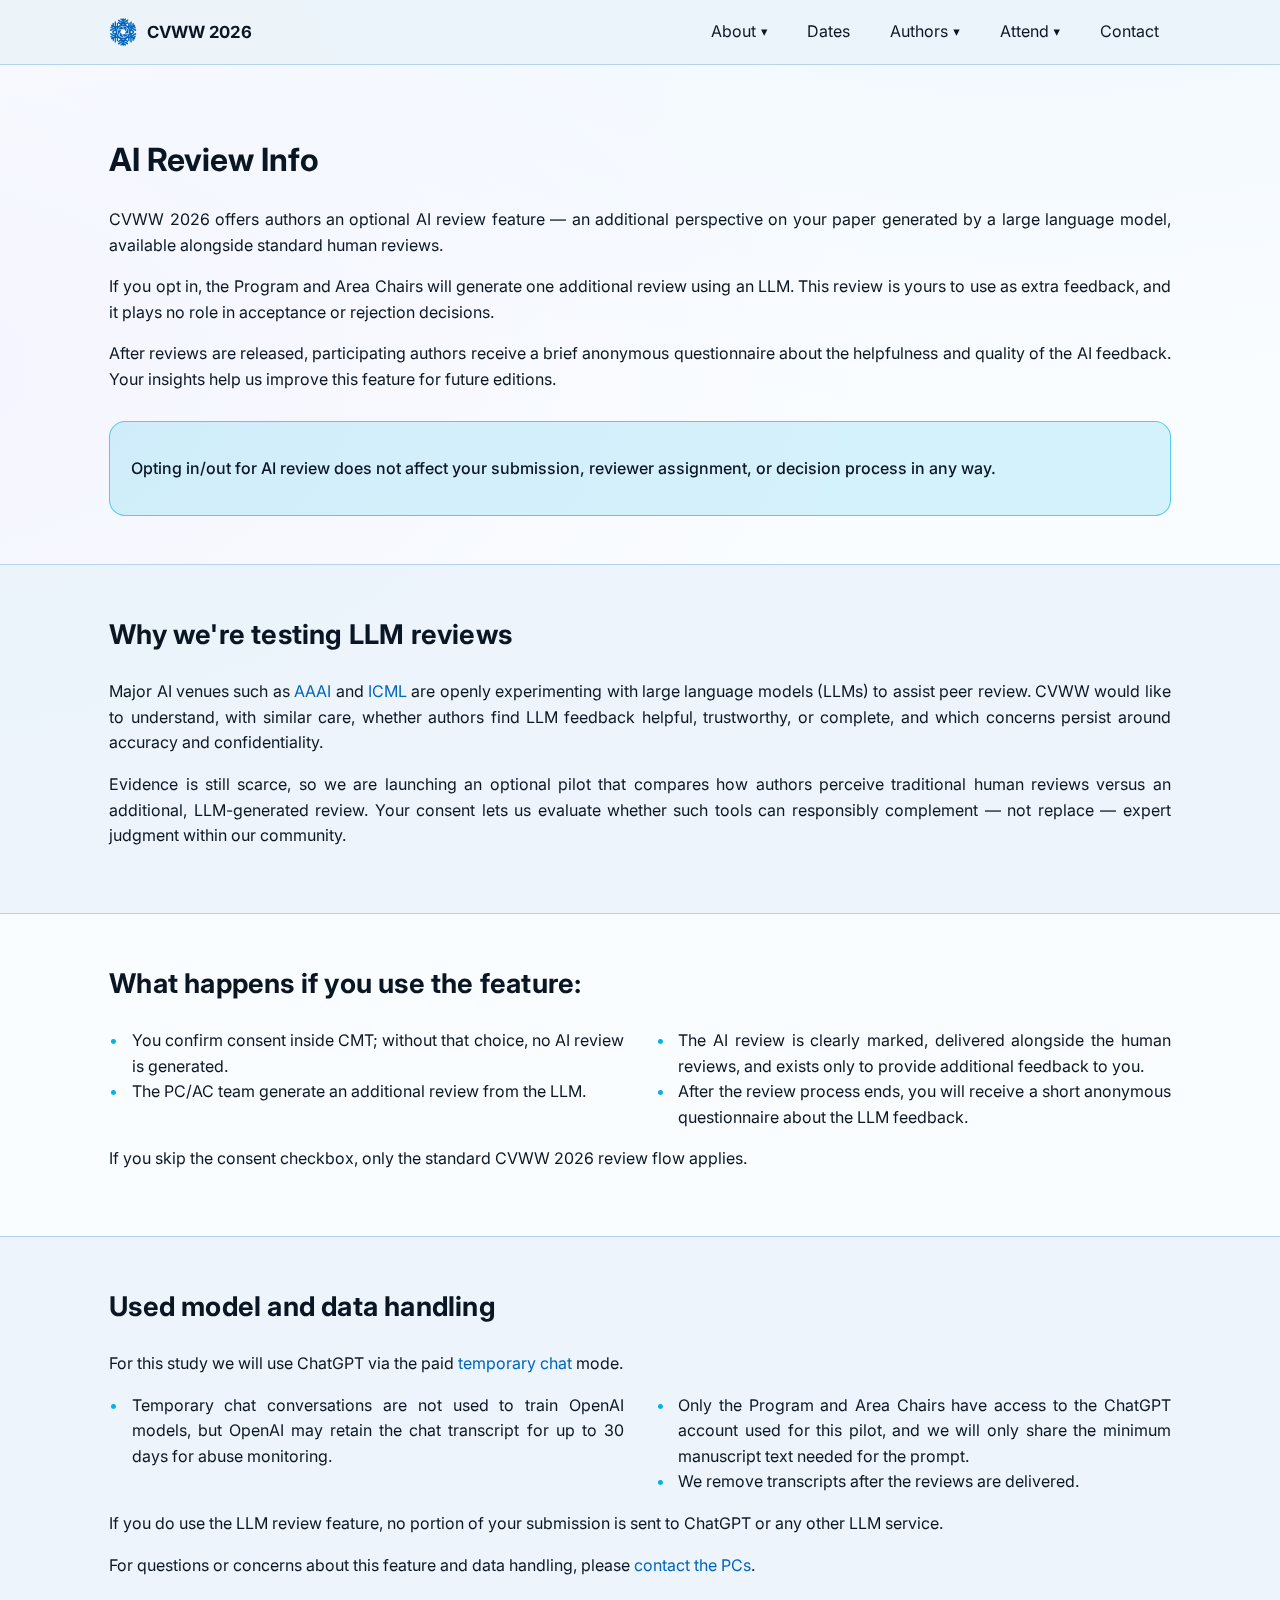
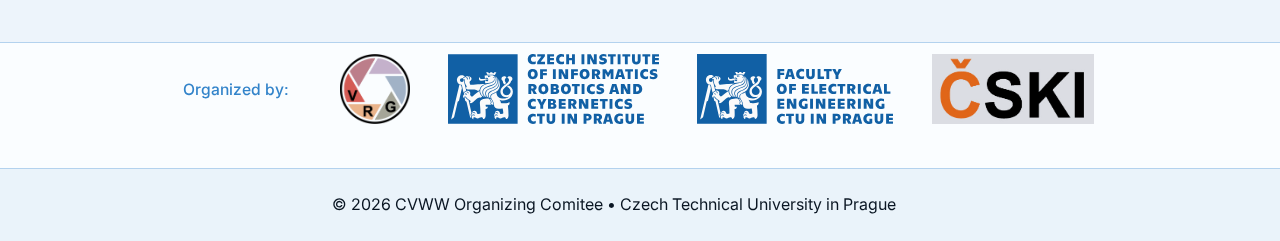
<file: ai-review.html>
<!doctype html>
<html lang="en">
  <head>
    <meta charset="utf-8" />
    <meta name="viewport" content="width=device-width, initial-scale=1" />
    <title>CVWW 2026 — AI Review Info</title>
    <meta name="description" content="Learn about the CVWW 2026 experimental AI-assisted review pilot, consent process, confidentiality, and dissemination plans." />
    <link rel="icon" type="image/svg+xml" href="./assets/logos/cvww25-snowflake.svg" />
    <meta property="og:title" content="CVWW 2026 — AI Review Info" />
    <meta property="og:description" content="Explore the CVWW 2026 AI review experiment, how consent works, and how we handle data and feedback." />
    <meta property="og:type" content="website" />
    <meta property="og:url" content="https://www.cmp.felk.cvut.cz/cvww2026/ai-review.html" />
    <meta name="theme-color" content="#0F172A" />
    <link rel="preconnect" href="https://fonts.googleapis.com" />
    <link rel="preconnect" href="https://fonts.gstatic.com" crossorigin />
    <link href="https://fonts.googleapis.com/css2?family=Inter:wght@300;400;500;600;700&display=swap" rel="stylesheet" />
    <link rel="stylesheet" href="./assets/css/styles.css" />
  </head>
  <body>
    <a class="skip-link" href="#main">Skip to content</a>

    <header class="site-header" id="top">
      <div class="container header-inner">
        <a class="brand" href="index.html" aria-label="CVWW 2026 home">
          <img src="./assets/logos/cvww25-snowflake.svg" class="brand-mark" alt="" width="28" height="28" decoding="async" fetchpriority="high" />
          <span class="brand-text">CVWW 2026</span>
        </a>

        <button class="nav-toggle" aria-label="Toggle navigation" aria-expanded="false" aria-controls="site-nav">
          <span class="nav-toggle-bar"></span>
          <span class="nav-toggle-bar"></span>
          <span class="nav-toggle-bar"></span>
        </button>

        <nav id="site-nav" class="site-nav" aria-label="Primary">
          <ul>
            <li class="has-dropdown">
              <a href="#" role="button" aria-haspopup="true" aria-expanded="false">About</a>
              <ul class="dropdown-menu">
                <li><a href="index.html#about">About CVWW</a></li>
                <li><a href="index.html#venue">Venue</a></li>
                <li><a href="people.html">People</a></li>
                <li><a href="previous-editions.html">Previous Editions</a></li>
              </ul>
            </li>
            
            <li><a href="index.html#dates">Dates</a></li>
            
            <li class="has-dropdown">
              <a href="#" role="button" aria-haspopup="true" aria-expanded="false">Authors</a>
              <ul class="dropdown-menu">
                <li><a href="index.html#cfp">Call for Papers</a></li>
                <li><a href="submission-guidelines.html">Submission Guidelines</a></li>
              </ul>
            </li>

            <li class="has-dropdown">
              <a href="#" role="button" aria-haspopup="true" aria-expanded="false">Attend</a>
              <ul class="dropdown-menu">
                <li><a href="programme.html">Programme</a></li>
                <li><a href="keynote.html">Keynote</a></li>
                <li><a href="registration.html">Registration</a></li>
                <li><a href="index.html#venue">Venue</a></li>
              </ul>
            </li>
            
            <li><a href="index.html#contact">Contact</a></li>
          </ul>
        </nav>
      </div>
    </header>

     <main id="main">
      <!-- <section class="hero">
        <div class="container hero-inner">
          <div class="hero-copy">
            <h1>AI Review Info</h1>
            </div>
        </div>
    </section> -->

    <section id="ai-review-basics" class="section">
        <div class="container">
          <h1>AI Review Info</h1>
          <p>CVWW 2026 offers authors an optional AI review feature — an additional perspective on your paper generated by a large language model, available alongside standard human reviews.</p>
          <p>If you opt in, the Program and Area Chairs will generate one additional review using an LLM. This review is yours to use as extra feedback, and it plays no role in acceptance or rejection decisions.</p>
          <p>After reviews are released, participating authors receive a brief anonymous questionnaire about the helpfulness and quality of the AI feedback. Your insights help us improve this feature for future editions.</p>
          <div class="policy-callout">
              <p>Opting in/out for AI review does not affect your submission, reviewer assignment, or decision process in any way.</p>
          </div>
        </div>
    </section>

    <section id="ai-review-motivation" class="section alt">
        <div class="container">
          <h2>Why we're testing LLM reviews</h2>
          <p>Major AI venues such as <a class="link" href="https://aaai.org/aaai-launches-ai-powered-peer-review-assessment-system/" target="_blank" rel="noopener noreferrer">AAAI</a> and <a class="link" href="https://icml.cc/Conferences/2026/Intro-LLM-Policy" target="_blank" rel="noopener noreferrer">ICML</a> are openly experimenting with large language models (LLMs) to assist peer review.
            CVWW would like to understand, with similar care, whether authors find LLM feedback helpful, trustworthy, or complete, and which concerns persist around accuracy and confidentiality.</p>
          <p>Evidence is still scarce, so we are launching an optional pilot that compares how authors perceive traditional human reviews versus an additional, LLM-generated review.
            Your consent lets us evaluate whether such tools can responsibly complement — not replace — expert judgment within our community.</p>
        </div>
    </section>


      <section id="ai-review-how-to" class="section">
        <div class="container">
          <h2>What happens if you use the feature:</h2>
          <ul class="bullets">
            <li>You confirm consent inside CMT; without that choice, no AI review is generated.</li>
            <li>The PC/AC team generate an additional review from the LLM.</li>
            <li>The AI review is clearly marked, delivered alongside the human reviews, and exists only to provide additional feedback to you.</li>
            <li>After the review process ends, you will receive a short anonymous questionnaire about the LLM feedback.</li>
          </ul>
          <p>If you skip the consent checkbox, only the standard CVWW 2026 review flow applies.</p>
        </div>
      </section>

      <!-- <section id="questionnaire" class="section">
        <div class="container">
          <h2>Questionnaire and reporting</h2>
          <p>The questionnaire focuses on usefulness, accuracy, trustworthiness, and completeness of the LLM-generated review compared with the human reviews. It takes only a few minutes to complete and does not collect identifying information.</p>
          <p>We will summarize the anonymized findings in a brief public write-up and a closing presentation at CVWW so the community can see whether AI-generated feedback feels valuable, where it fails, and how we might proceed in future editions.</p>
        </div>
      </section> -->

      <section id="ai-review-model" class="section alt">
        <div class="container">
          <h2>Used model and data handling</h2>
          <p>For this study we will use ChatGPT via the paid <a class="link" href="https://help.openai.com/en/articles/8914046-temporary-chat-faq" target="_blank" rel="noopener noreferrer">temporary chat</a> mode.</p>
          <ul class="bullets">
            <li>Temporary chat conversations are not used to train OpenAI models, but OpenAI may retain the chat transcript for up to 30 days for abuse monitoring.</li>
            <li>Only the Program and Area Chairs have access to the ChatGPT account used for this pilot, and we will only share the minimum manuscript text needed for the prompt.</li>
            <li>We remove transcripts after the reviews are delivered.</li>
          </ul>
          <p>If you do use the LLM review feature, no portion of your submission is sent to ChatGPT or any other LLM service.</p>

          <p>For questions or concerns about this feature and data handling, please <a class="link" href="mailto:chum@fel.cvut.cz">contact the PCs</a>.</p>

        </div>
      </section>

    </main>

    <div class="org-bar">
      <span class="org-label">Organized by:</span>
      <a href="https://vrg.fel.cvut.cz" target="_blank" rel="noopener">
        <img src="assets/logos/vrg_logo.png" alt="Visual Recognition Group (VRG)" />
      </a>
      <a href="https://www.ciirc.cvut.cz/" target="_blank" rel="noopener">
        <img src="assets/logos/czech_institute_of_informatics_robotics_and_cybernetics_crop.svg" alt="CIIRC" />
      </a>
      <a href="https://www.fel.cvut.cz/en" target="_blank" rel="noopener">
        <img src="assets/logos/logo_fee_en_crop.svg" alt="FEE CTU" />
      </a>
      <a href="https://www.cski.cz/" target="_blank" rel="noopener">
        <img src="assets/logos/cski.jpg" alt="CSKI" />
      </a>
    </div>

    <footer class="site-footer">
      <div class="container footer-inner">
        <p>© <span id="year"></span> CVWW Organizing Comitee • Czech Technical University in Prague</p>
        <a href="#top" class="back-to-top" aria-label="Back to top">↑</a>
      </div>
    </footer>

    <script src="./assets/js/main.js"></script>
  </body>
</html>
</file>
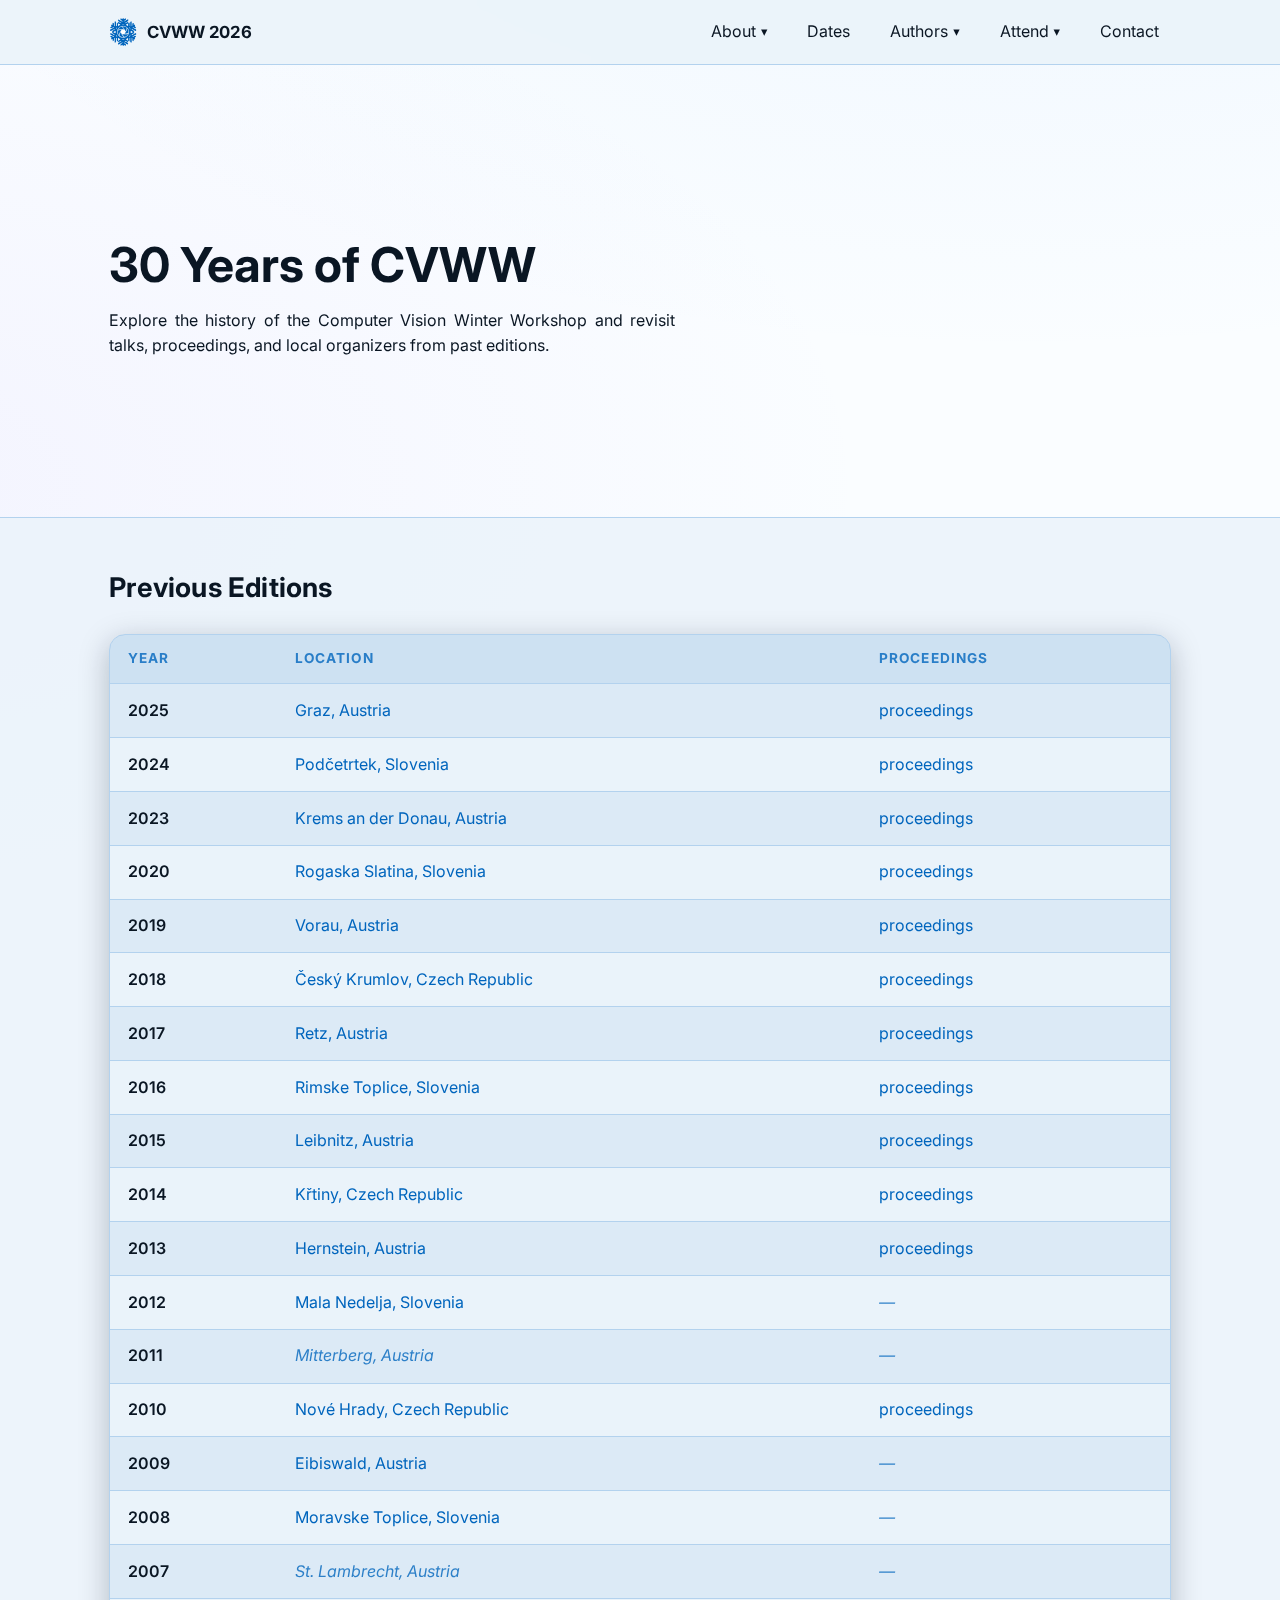
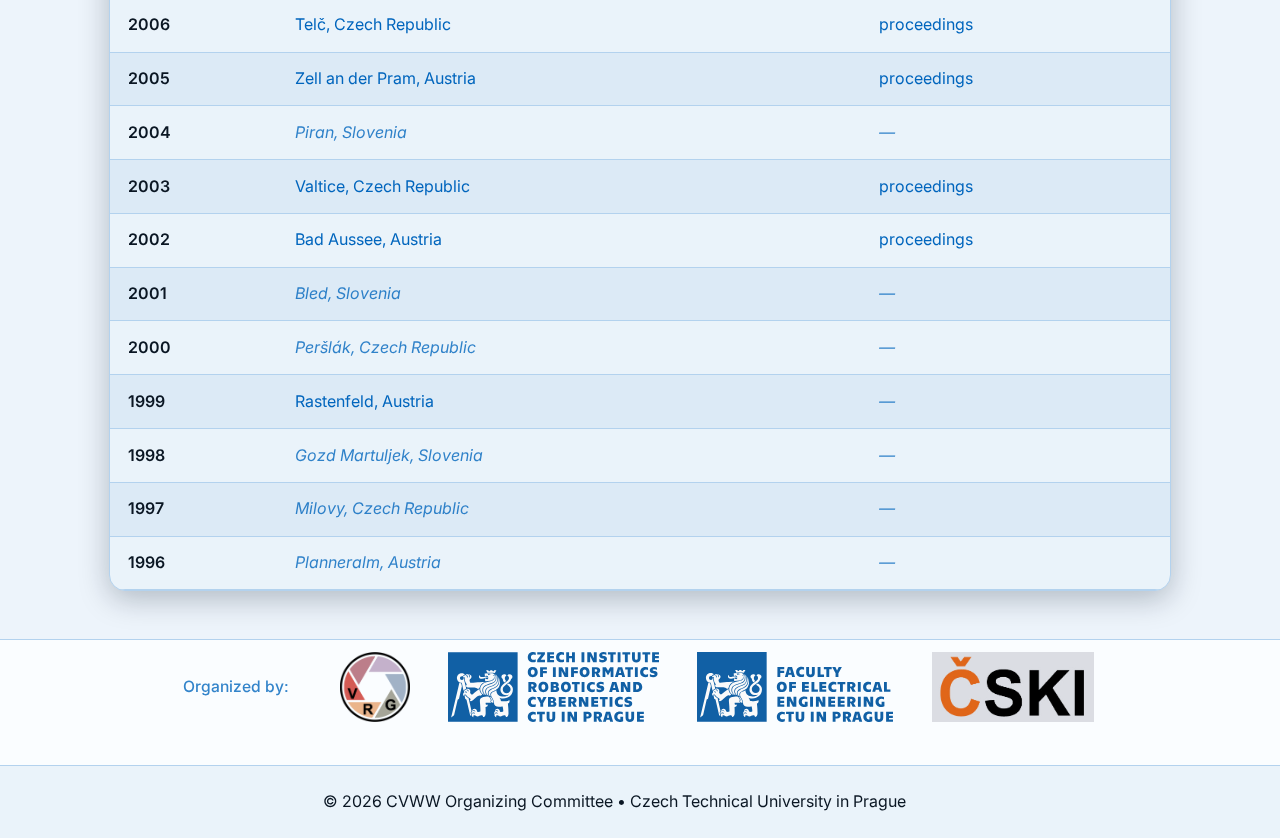
<file: previous-editions.html>
<!doctype html>
<html lang="en">
  <head>
    <meta charset="utf-8" />
    <meta name="viewport" content="width=device-width, initial-scale=1" />
    <title>CVWW — Previous Editions Archive</title>
    <meta name="description" content="Archive of previous Computer Vision Winter Workshop (CVWW) editions." />
    <link rel="icon" type="image/svg+xml" href="./assets/logos/cvww25-snowflake.svg" />
    <meta property="og:title" content="CVWW — Previous Editions Archive" />
    <meta property="og:description" content="Browse the archive of previous Computer Vision Winter Workshop events." />
    <meta property="og:type" content="website" />
    <meta property="og:url" content="https://www.cmp.felk.cvut.cz/cvww2026/previous-editions.html" />
    <meta name="theme-color" content="#0F172A" />
    <link rel="preconnect" href="https://fonts.googleapis.com" />
    <link rel="preconnect" href="https://fonts.gstatic.com" crossorigin />
    <link href="https://fonts.googleapis.com/css2?family=Inter:wght@300;400;500;600;700&display=swap" rel="stylesheet" />
    <link rel="stylesheet" href="./assets/css/styles.css" />
  </head>
  <body>
    <a class="skip-link" href="#main">Skip to content</a>

    <header class="site-header" id="top">
      <div class="container header-inner">
        <a class="brand" href="index.html" aria-label="CVWW 2026 home">
          <img src="./assets/logos/cvww25-snowflake.svg" class="brand-mark" alt="" width="28" height="28" decoding="async" fetchpriority="high" />
          <span class="brand-text">CVWW 2026</span>
        </a>

        <button class="nav-toggle" aria-label="Toggle navigation" aria-expanded="false" aria-controls="site-nav">
          <span class="nav-toggle-bar"></span>
          <span class="nav-toggle-bar"></span>
          <span class="nav-toggle-bar"></span>
        </button>

        <nav id="site-nav" class="site-nav" aria-label="Primary">
          <ul>
            <li class="has-dropdown">
              <a href="#" role="button" aria-haspopup="true" aria-expanded="false">About</a>
              <ul class="dropdown-menu">
                <li><a href="index.html#about">About CVWW</a></li>
                <li><a href="index.html#venue">Venue</a></li>
                <li><a href="people.html">People</a></li>
                <li><a href="previous-editions.html">Previous Editions</a></li>
              </ul>
            </li>
            
            <li><a href="index.html#dates">Dates</a></li>
            
            <li class="has-dropdown">
              <a href="#" role="button" aria-haspopup="true" aria-expanded="false">Authors</a>
              <ul class="dropdown-menu">
                <li><a href="index.html#cfp">Call for Papers</a></li>
                <li><a href="submission-guidelines.html">Submission Guidelines</a></li>
              </ul>
            </li>

            <li class="has-dropdown">
              <a href="#" role="button" aria-haspopup="true" aria-expanded="false">Attend</a>
              <ul class="dropdown-menu">
                <li><a href="programme.html">Programme</a></li>
                <li><a href="keynote.html">Keynote</a></li>
                <li><a href="registration.html">Registration</a></li>
                <li><a href="index.html#venue">Venue</a></li>
              </ul>
            </li>
            
            <li><a href="index.html#contact">Contact</a></li>
          </ul>
        </nav>
      </div>
    </header>

    <main id="main">
      <section class="hero">
        <div class="container hero-inner">
          <div class="hero-copy">
            <h1>30 Years of CVWW</h1>
            <!-- <p class="meta"> -->
              <!-- <span class="badge">Archive 1996&nbsp;–&nbsp;2025</span> -->
              <!-- <span class="badge">Computer Vision Winter Workshop</span> -->
            <!-- </p> -->
            <p>Explore the history of the Computer Vision Winter Workshop and revisit talks, proceedings, and local organizers from past editions.</p>
          </div>
        </div>
      </section>

      <section id="archive" class="section alt">
        <div class="container">
          <h2>Previous Editions</h2>
          <!-- <p>If you spot an outdated or missing link, please let the organizing committee know.</p> -->

          <div class="archive-table-wrapper">
            <table class="archive-table">
              <caption class="sr-only">Archive of Computer Vision Winter Workshop editions with locations and proceedings links.</caption>
              <thead>
                <tr>
                  <th scope="col">Year</th>
                  <th scope="col">Location</th>
                  <th scope="col">Proceedings</th>
                </tr>
              </thead>
              <tbody>
                <tr>
                  <td class="year" data-label="Year">2025</td>
                  <td class="location" data-label="Location"><a class="link" href="https://www.tugraz.at/events/cvww2025/home" target="_blank" rel="noopener">Graz, Austria</a></td>
                  <td class="proceedings" data-label="Proceedings"><a class="link" href="https://www.tugraz.at/events/cvww2025/proceedings" target="_blank" rel="noopener">proceedings</a></td>
                </tr>
                <tr>
                  <td class="year" data-label="Year">2024</td>
                  <td class="location" data-label="Location"><a class="link" href="https://cvww2024.sdrv.si/" target="_blank" rel="noopener">Podčetrtek, Slovenia</a></td>
                  <td class="proceedings" data-label="Proceedings"><a class="link" href="https://cvww2024.sdrv.si/proceedings/" target="_blank" rel="noopener">proceedings</a></td>
                </tr>
                <tr>
                  <td class="year" data-label="Year">2023</td>
                  <td class="location" data-label="Location"><a class="link" href="https://cvww.cvl.tuwien.ac.at/" target="_blank" rel="noopener">Krems an der Donau, Austria</a></td>
                  <td class="proceedings" data-label="Proceedings"><a class="link" href="http://ceur-ws.org/Vol-3349" target="_blank" rel="noopener">proceedings</a></td>
                </tr>
                <tr>
                  <td class="year" data-label="Year">2020</td>
                  <td class="location" data-label="Location"><a class="link" href="https://cvww2020.vicos.si/" target="_blank" rel="noopener">Rogaska Slatina, Slovenia</a></td>
                  <td class="proceedings" data-label="Proceedings"><a class="link" href="http://data.vicos.si/cvww20/CVWW20-proceedings.pdf" target="_blank" rel="noopener">proceedings</a></td>
                </tr>
                <tr>
                  <td class="year" data-label="Year">2019</td>
                  <td class="location" data-label="Location"><a class="link" href="https://www.tugraz.at/events/cvww-2019/home" target="_blank" rel="noopener">Vorau, Austria</a></td>
                  <td class="proceedings" data-label="Proceedings"><a class="link" href="http://dx.doi.org/10.3217/978-3-85125-652-9" target="_blank" rel="noopener">proceedings</a></td>
                </tr>
                <tr>
                  <td class="year" data-label="Year">2018</td>
                  <td class="location" data-label="Location"><a class="link" href="http://cmp.felk.cvut.cz/cvww2018/" target="_blank" rel="noopener">Český Krumlov, Czech Republic</a></td>
                  <td class="proceedings" data-label="Proceedings"><a class="link" href="https://cmp.felk.cvut.cz/cvww2018/program.html" target="_blank" rel="noopener">proceedings</a></td>
                </tr>
                <tr>
                  <td class="year" data-label="Year">2017</td>
                  <td class="location" data-label="Location"><a class="link" href="https://cvww2017.prip.tuwien.ac.at/index.html" target="_blank" rel="noopener">Retz, Austria</a></td>
                  <td class="proceedings" data-label="Proceedings"><a class="link" href="https://cvww2017.prip.tuwien.ac.at/proceedings.html" target="_blank" rel="noopener">proceedings</a></td>
                </tr>
                <tr>
                  <td class="year" data-label="Year">2016</td>
                  <td class="location" data-label="Location"><a class="link" href="http://cvww2016.vicos.si/" target="_blank" rel="noopener">Rimske Toplice, Slovenia</a></td>
                  <td class="proceedings" data-label="Proceedings"><a class="link" href="https://vision.fe.uni-lj.si/cvww2016/proceedings/" target="_blank" rel="noopener">proceedings</a></td>
                </tr>
                <tr>
                  <td class="year" data-label="Year">2015</td>
                  <td class="location" data-label="Location"><a class="link" href="https://www.tugraz-verlag.at/en/gesamtverzeichnis/informatik-und-biomedizinische-technik/proceedings-of-the-20th-computer-vision-winter-workshop-ebook/" target="_blank" rel="noopener">Leibnitz, Austria</a></td>
                  <td class="proceedings" data-label="Proceedings"><a class="link" href="http://dx.doi.org/10.3217/978-3-85125-388-7" target="_blank" rel="noopener">proceedings</a></td>
                </tr>
                <tr>
                  <td class="year" data-label="Year">2014</td>
                  <td class="location" data-label="Location"><a class="link" href="http://cmp.felk.cvut.cz/cvww2014/" target="_blank" rel="noopener">Křtiny, Czech Republic</a></td>
                  <td class="proceedings" data-label="Proceedings"><a class="link" href="https://cmp.felk.cvut.cz/cvww2014/cvww14_proceedings.pdf" target="_blank" rel="noopener">proceedings</a></td>
                </tr>
                <tr>
                  <td class="year" data-label="Year">2013</td>
                  <td class="location" data-label="Location"><a class="link" href="http://cvww2013.prip.tuwien.ac.at/" target="_blank" rel="noopener">Hernstein, Austria</a></td>
                  <td class="proceedings" data-label="Proceedings"><a class="link" href="https://cvww2013.prip.tuwien.ac.at/CVWW2013TechnicalReport.pdf" target="_blank" rel="noopener">proceedings</a></td>
                </tr>
                <tr>
                  <td class="year" data-label="Year">2012</td>
                  <td class="location" data-label="Location"><a class="link" href="http://cvww2012.vicos.si/" target="_blank" rel="noopener">Mala Nedelja, Slovenia</a></td>
                  <td class="proceedings" data-label="Proceedings"><span class="no-link">—</span></td>
                </tr>
                <tr>
                  <td class="year" data-label="Year">2011</td>
                  <td class="location" data-label="Location"><span class="no-link">Mitterberg, Austria</span></td>
                  <td class="proceedings" data-label="Proceedings"><span class="no-link">—</span></td>
                </tr>
                <tr>
                  <td class="year" data-label="Year">2010</td>
                  <td class="location" data-label="Location"><a class="link" href="http://cmp.felk.cvut.cz/cvww2010/" target="_blank" rel="noopener">Nové Hrady, Czech Republic</a></td>
                  <td class="proceedings" data-label="Proceedings"><a class="link" href="https://cmp.felk.cvut.cz/cvww2010/cvww2010-proceedings.pdf" target="_blank" rel="noopener">proceedings</a></td>
                </tr>
                <tr>
                  <td class="year" data-label="Year">2009</td>
                  <td class="location" data-label="Location"><a class="link" href="http://www.prip.tuwien.ac.at/legacy/oldwww.prip.tuwien.ac.at/events/conferences/cvww09/data/cvww09-kit.zip/view/index.html" target="_blank" rel="noopener">Eibiswald, Austria</a></td>
                  <td class="proceedings" data-label="Proceedings"><span class="no-link">—</span></td>
                </tr>
                <tr>
                  <td class="year" data-label="Year">2008</td>
                  <td class="location" data-label="Location"><a class="link" href="http://vision.fe.uni-lj.si/cvww08/index.html" target="_blank" rel="noopener">Moravske Toplice, Slovenia</a></td>
                  <td class="proceedings" data-label="Proceedings"><span class="no-link">—</span></td>
                </tr>
                <tr>
                  <td class="year" data-label="Year">2007</td>
                  <td class="location" data-label="Location"><span class="no-link">St. Lambrecht, Austria</span></td>
                  <td class="proceedings" data-label="Proceedings"><span class="no-link">—</span></td>
                </tr>
                <tr>
                  <td class="year" data-label="Year">2006</td>
                  <td class="location" data-label="Location"><a class="link" href="http://cmp.felk.cvut.cz/cvww2006/" target="_blank" rel="noopener">Telč, Czech Republic</a></td>
                  <td class="proceedings" data-label="Proceedings"><a class="link" href="https://cmp.felk.cvut.cz/cvww2006/cvww2006.pdf" target="_blank" rel="noopener">proceedings</a></td>
                </tr>
                <tr>
                  <td class="year" data-label="Year">2005</td>
                  <td class="location" data-label="Location"><a class="link" href="https://www.prip.tuwien.ac.at/cvww05/index.php" target="_blank" rel="noopener">Zell an der Pram, Austria</a></td>
                  <td class="proceedings" data-label="Proceedings"><a class="link" href="https://www.prip.tuwien.ac.at/cvww05/index.php" target="_blank" rel="noopener">proceedings</a></td>
                </tr>
                <tr>
                  <td class="year" data-label="Year">2004</td>
                  <td class="location" data-label="Location"><span class="no-link">Piran, Slovenia</span></td>
                  <td class="proceedings" data-label="Proceedings"><span class="no-link">—</span></td>
                </tr>
                <tr>
                  <td class="year" data-label="Year">2003</td>
                  <td class="location" data-label="Location"><a class="link" href="https://www.yumpu.com/en/document/read/18042261/proceedings-of-the-computer-vision-winter-workshop-2003" target="_blank" rel="noopener">Valtice, Czech Republic</a></td>
                  <td class="proceedings" data-label="Proceedings"><a class="link" href="https://www.yumpu.com/en/document/read/18042261/proceedings-of-the-computer-vision-winter-workshop-2003" target="_blank" rel="noopener">proceedings</a></td>
                </tr>
                <tr>
                  <td class="year" data-label="Year">2002</td>
                  <td class="location" data-label="Location"><a class="link" href="https://www.prip.tuwien.ac.at/legacy/oldwww.prip.tuwien.ac.at/cvww02/index/index.html" target="_blank" rel="noopener">Bad Aussee, Austria</a></td>
                  <td class="proceedings" data-label="Proceedings"><a class="link" href="https://www.prip.tuwien.ac.at/legacy/www.prip.tuwien.ac.at/cvww02/cvww_proceedings/index.pdf" target="_blank" rel="noopener">proceedings</a></td>
                </tr>
                <tr>
                  <td class="year" data-label="Year">2001</td>
                  <td class="location" data-label="Location"><span class="no-link">Bled, Slovenia</span></td>
                  <td class="proceedings" data-label="Proceedings"><span class="no-link">—</span></td>
                </tr>
                <tr>
                  <td class="year" data-label="Year">2000</td>
                  <td class="location" data-label="Location"><span class="no-link">Peršlák, Czech Republic</span></td>
                  <td class="proceedings" data-label="Proceedings"><span class="no-link">—</span></td>
                </tr>
                <tr>
                  <td class="year" data-label="Year">1999</td>
                  <td class="location" data-label="Location"><a class="link" href="https://www.prip.tuwien.ac.at/legacy/oldwww.prip.tuwien.ac.at/cvww99/index/index.html" target="_blank" rel="noopener">Rastenfeld, Austria</a></td>
                  <td class="proceedings" data-label="Proceedings"><span class="no-link">—</span></td>
                </tr>
                <tr>
                  <td class="year" data-label="Year">1998</td>
                  <td class="location" data-label="Location"><span class="no-link">Gozd Martuljek, Slovenia</span></td>
                  <td class="proceedings" data-label="Proceedings"><span class="no-link">—</span></td>
                </tr>
                <tr>
                  <td class="year" data-label="Year">1997</td>
                  <td class="location" data-label="Location"><span class="no-link">Milovy, Czech Republic</span></td>
                  <td class="proceedings" data-label="Proceedings"><span class="no-link">—</span></td>
                </tr>
                <tr>
                  <td class="year" data-label="Year">1996</td>
                  <td class="location" data-label="Location"><span class="no-link">Planneralm, Austria</span></td>
                  <td class="proceedings" data-label="Proceedings"><span class="no-link">—</span></td>
                </tr>
              </tbody>
            </table>
          </div>
        </div>
      </section>
    </main>

    <div class="org-bar">
      <span class="org-label">Organized by:</span>
      <a href="https://vrg.fel.cvut.cz" target="_blank" rel="noopener">
        <img src="assets/logos/vrg_logo.png" alt="Visual Recognition Group (VRG)" />
      </a>
      <!-- <a href="https://www.cvut.cz/en" target="_blank" rel="noopener">
        <img src="assets/logos/logo_cvut_en.svg" alt="Czech Technical University in Prague (CTU)" />
      </a> -->
      <a href="https://www.ciirc.cvut.cz/" target="_blank" rel="noopener">
        <img src="assets/logos/czech_institute_of_informatics_robotics_and_cybernetics_crop.svg" alt="CIIRC" />
      </a>
      <a href="https://www.fel.cvut.cz/en" target="_blank" rel="noopener">
        <img src="assets/logos/logo_fee_en_crop.svg" alt="FEE CTU" />
      </a>
      <a href="https://www.cski.cz/" target="_blank" rel="noopener">
        <img src="assets/logos/cski.jpg" alt="CSKI" />
      </a>
    </div>
    <footer class="site-footer">
      <div class="container footer-inner">
        <p>© <span id="year"></span> CVWW Organizing Committee • Czech Technical University in Prague</p>
        <a href="#top" class="back-to-top" aria-label="Back to top">↑</a>
      </div>
    </footer>

    <script src="./assets/js/main.js"></script>
  </body>
</html>
</file>
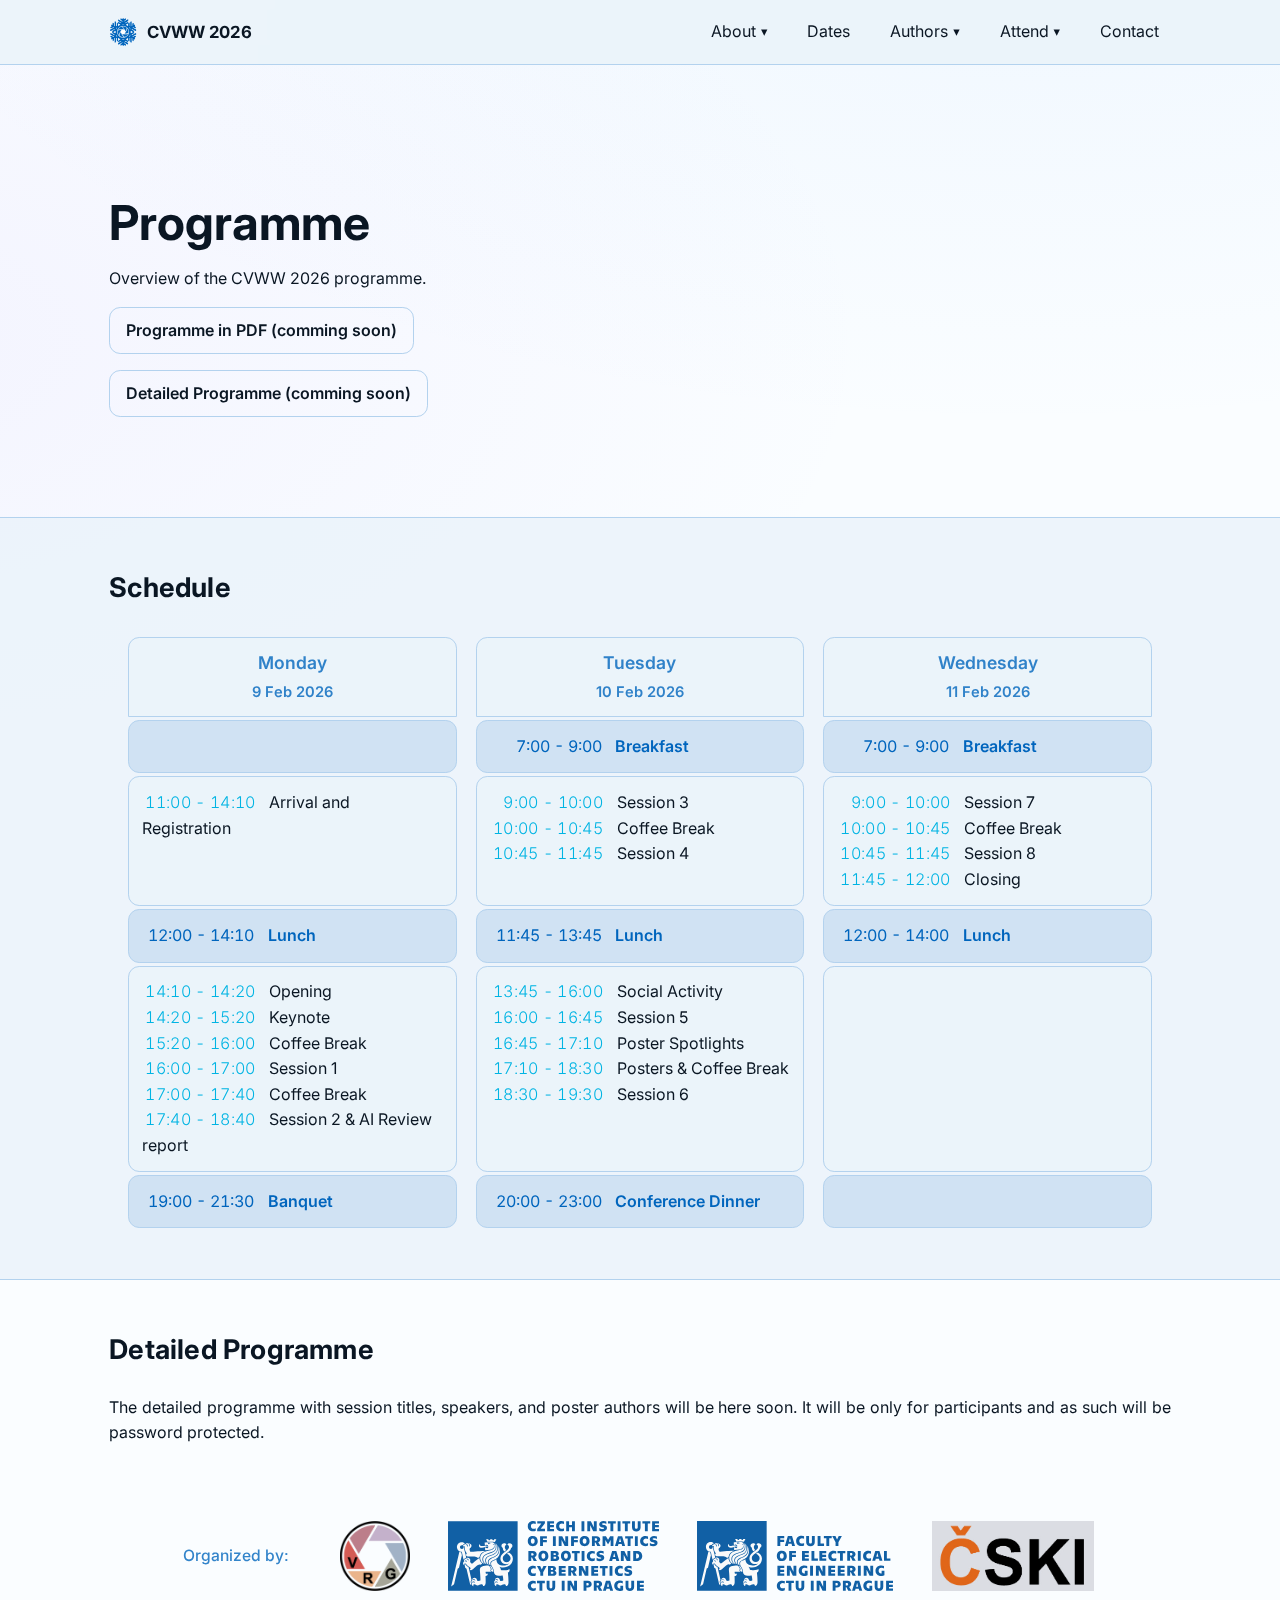
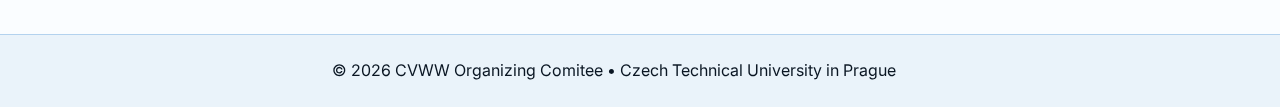
<file: programme.html>
<!doctype html>
<html lang="en">
  <head>
    <meta charset="utf-8" />
    <meta name="viewport" content="width=device-width, initial-scale=1" />
    <title>CVWW 2026 — Programme</title>
    <meta name="description" content="Programme for the Computer Vision Winter Workshop 2026." />
    <link rel="icon" type="image/svg+xml" href="./assets/logos/cvww25-snowflake.svg" />
    <meta property="og:title" content="CVWW 2026 — Programme" />
    <meta property="og:description" content="Programme for the Computer Vision Winter Workshop 2026." />
    <meta property="og:type" content="website" />
    <meta property="og:url" content="https://www.cmp.felk.cvut.cz/cvww2026/programme.html" />
    <meta name="theme-color" content="#0F172A" />
    <link rel="preconnect" href="https://fonts.googleapis.com" />
    <link rel="preconnect" href="https://fonts.gstatic.com" crossorigin />
    <link href="https://fonts.googleapis.com/css2?family=Inter:wght@300;400;500;600;700&display=swap" rel="stylesheet" />
    <link rel="stylesheet" href="./assets/css/styles.css" />
  </head>
  <body>
    <a class="skip-link" href="#main">Skip to content</a>

    <header class="site-header" id="top">
      <div class="container header-inner">
        <a class="brand" href="index.html" aria-label="CVWW 2026 home">
          <img src="./assets/logos/cvww25-snowflake.svg" class="brand-mark" alt="" width="28" height="28" decoding="async" fetchpriority="high" />
          <span class="brand-text">CVWW 2026</span>
        </a>

        <button class="nav-toggle" aria-label="Toggle navigation" aria-expanded="false" aria-controls="site-nav">
          <span class="nav-toggle-bar"></span>
          <span class="nav-toggle-bar"></span>
          <span class="nav-toggle-bar"></span>
        </button>

        <nav id="site-nav" class="site-nav" aria-label="Primary">
          <ul>
            <li class="has-dropdown">
              <a href="#" role="button" aria-haspopup="true" aria-expanded="false">About</a>
              <ul class="dropdown-menu">
                <li><a href="index.html#about">About CVWW</a></li>
                <li><a href="index.html#venue">Venue</a></li>
                <li><a href="people.html">People</a></li>
                <li><a href="previous-editions.html">Previous Editions</a></li>
              </ul>
            </li>
            
            <li><a href="index.html#dates">Dates</a></li>
            
            <li class="has-dropdown">
              <a href="#" role="button" aria-haspopup="true" aria-expanded="false">Authors</a>
              <ul class="dropdown-menu">
                <li><a href="index.html#cfp">Call for Papers</a></li>
                <li><a href="submission-guidelines.html">Submission Guidelines</a></li>
              </ul>
            </li>

            <li class="has-dropdown">
              <a href="#" role="button" aria-haspopup="true" aria-expanded="false">Attend</a>
              <ul class="dropdown-menu">
                <li><a href="programme.html">Programme</a></li>
                <li><a href="keynote.html">Keynote</a></li>
                <li><a href="registration.html">Registration</a></li>
                <li><a href="index.html#venue">Venue</a></li>
              </ul>
            </li>
            
            <li><a href="index.html#contact">Contact</a></li>
          </ul>
        </nav>
      </div>
    </header>

    <main id="main">
      <section class="hero">
        <div class="container hero-inner">
          <div class="hero-copy">
            <h1>Programme</h1>
            <p>Overview of the CVWW 2026 programme.</p>
            <div class="cta">
                <a class="btn btn-ghost" rel="noopener noreferrer">Programme in PDF (comming soon)</a>
            </div>
            <div class="cta">
                <a class="btn btn-ghost" rel="noopener noreferrer">Detailed Programme (comming soon)</a>
            </div>
            </div>
          </div>
      </section>

      <section id="programme" class="section alt">
        <div class="container">
          <h2>Schedule</h2>
          <div class="programme-table-wrapper">
            <table class="programme-table desktop-only">
              <thead>
                <tr>
                  <th>Monday<br><small>9 Feb 2026</small></th>
                  <th>Tuesday<br><small>10 Feb 2026</small></th>
                  <th>Wednesday<br><small>11 Feb 2026</small></th>
                </tr>
              </thead>
              <tbody>
                <tr>
                  <td class="meal-cell breakfast-cell"></td>
                  <td class="meal-cell breakfast-cell">
                    <span class="programme-meal-time">7:00 - 9:00</span> Breakfast</td>
                  <td class="meal-cell breakfast-cell">
                    <span class="programme-meal-time">7:00 - 9:00</span> Breakfast</td>
                </tr>
                <tr>
                  <td class="section-cell">
                    <span class="programme-time">11:00 - 14:10</span> Arrival and Registration
                  </td>
                  <td class="section-cell">
                    <span class="programme-time">9:00 - 10:00</span> Session 3<br>
                    <span class="programme-time">10:00 - 10:45</span> Coffee Break<br>
                    <span class="programme-time">10:45 - 11:45</span> Session 4
                  </td>
                  <td class="section-cell">
                    <span class="programme-time">9:00 - 10:00</span> Session 7<br>
                    <span class="programme-time">10:00 - 10:45</span> Coffee Break<br>
                    <span class="programme-time">10:45 - 11:45</span> Session 8<br>
                    <span class="programme-time">11:45 - 12:00</span> Closing
                  </td>
                </tr>
                <tr>
                  <td class="meal-cell lunch-cell">
                    <span class="programme-meal-time">12:00 - 14:10</span> Lunch
                  </td>
                  <td class="meal-cell lunch-cell">
                    <span class="programme-meal-time">11:45 - 13:45</span> Lunch
                  </td>
                  <td class="meal-cell lunch-cell">
                    <span class="programme-meal-time">12:00 - 14:00</span> Lunch
                  </td>
                </tr>
                <tr>
                  <td class="section-cell">
                    <span class="programme-time">14:10 - 14:20</span> Opening<br>
                    <span class="programme-time">14:20 - 15:20</span> Keynote<br>
                    <span class="programme-time">15:20 - 16:00</span> Coffee Break<br>
                    <span class="programme-time">16:00 - 17:00</span> Session 1<br>
                    <span class="programme-time">17:00 - 17:40</span> Coffee Break<br>
                    <span class="programme-time">17:40 - 18:40</span> Session 2 &amp; AI Review report
                  </td>
                  <td class="section-cell">
                    <span class="programme-time">13:45 - 16:00</span> Social Activity<br>
                    <span class="programme-time">16:00 - 16:45</span> Session 5<br>
                    <span class="programme-time">16:45 - 17:10</span> Poster Spotlights<br>
                    <span class="programme-time">17:10 - 18:30</span> Posters &amp; Coffee Break<br>
                    <span class="programme-time">18:30 - 19:30</span> Session 6
                  </td>
                  <td class="section-cell"></td>
                </tr>
                <tr>
                  <td class="meal-cell dinner-cell">
                    <span class="programme-meal-time">19:00 - 21:30</span> Banquet
                  </td>
                  <td class="meal-cell dinner-cell">
                    <span class="programme-meal-time">20:00 - 23:00</span> Conference Dinner
                  </td>
                  <td class="meal-cell dinner-cell"></td>
                </tr>
              </tbody>
            </table>
            <div class="programme-mobile mobile-only">
              <article class="programme-day">
                <h3 class="programme-day-label">Monday<br><small>9 Feb 2026</small></h3>
                <div class="section-cell">
                  <span class="programme-time">11:00 - 14:10</span> Arrival and Registration
                </div>
                <div class="meal-cell lunch-cell">
                  <span class="programme-time">12:00 - 14:10</span> Lunch
                </div>
                <div class="section-cell">
                  <span class="programme-time">14:10 - 14:20</span> Opening<br>
                  <span class="programme-time">14:20 - 15:20</span> Keynote<br>
                  <span class="programme-time">15:20 - 16:00</span> Coffee Break<br>
                  <span class="programme-time">16:00 - 17:00</span> Session 1<br>
                  <span class="programme-time">17:00 - 17:40</span> Coffee Break<br>
                  <span class="programme-time">17:40 - 18:40</span> Session 2 &amp; AI Review report
                </div>
                <div class="meal-cell dinner-cell">
                  <span class="programme-time">19:00 - 21:30</span> Banquet
                </div>
              </article>
              <article class="programme-day">
                <h3 class="programme-day-label">Tuesday<br><small>10 Feb 2026</small></h3>
                <div class="meal-cell breakfast-cell">
                  <span class="programme-time">7:00 - 9:00</span> Breakfast
                </div>
                <div class="section-cell">
                  <span class="programme-time">9:00 - 10:00</span> Session 3<br>
                  <span class="programme-time">10:00 - 10:45</span> Coffee Break<br>
                  <span class="programme-time">10:45 - 11:45</span> Session 4
                </div>
                <div class="meal-cell lunch-cell">
                  <span class="programme-time">11:45 - 13:45</span> Lunch
                </div>
                <div class="section-cell">
                  <span class="programme-time">13:45 - 16:00</span> Social Activity<br>
                  <span class="programme-time">16:00 - 16:45</span> Session 5<br>
                  <span class="programme-time">16:45 - 17:10</span> Poster Spotlights<br>
                  <span class="programme-time">17:10 - 18:30</span> Posters &amp; Coffee Break<br>
                  <span class="programme-time">18:30 - 19:30</span> Session 6
                </div>
                <div class="meal-cell dinner-cell">
                  <span class="programme-time">20:00 - 23:00</span> Conference Dinner
                </div>
              </article>
              <article class="programme-day">
                <h3 class="programme-day-label">Wednesday<br><small>11 Feb 2026</small></h3>
                <div class="meal-cell breakfast-cell">
                  <span class="programme-time">7:00 - 9:00</span> Breakfast
                </div>
                <div class="section-cell">
                  <span class="programme-time">9:00 - 10:00</span> Session 7<br>
                  <span class="programme-time">10:00 - 10:45</span> Coffee Break<br>
                  <span class="programme-time">10:45 - 11:45</span> Session 8<br>
                  <span class="programme-time">11:45 - 12:00</span> Closing
                </div>
                <div class="meal-cell lunch-cell">
                  <span class="programme-time">12:00 - 14:00</span> Lunch
                </div>
              </article>
            </div>
          </div>
        </div>
      </section>

      <section id="detailed-programme" class="section">
        <div class="container">
          <h2>Detailed Programme</h2>
          <p>
            The detailed programme with session titles, speakers, and poster authors will be here soon.
            It will be only for participants and as such will be password protected.
        </p>
        </div>
      </section>

    </main>

    <div class="org-bar">
      <span class="org-label">Organized by:</span>
      <a href="https://vrg.fel.cvut.cz" target="_blank" rel="noopener">
        <img src="assets/logos/vrg_logo.png" alt="Visual Recognition Group (VRG)" />
      </a>
      <a href="https://www.ciirc.cvut.cz/" target="_blank" rel="noopener">
        <img src="assets/logos/czech_institute_of_informatics_robotics_and_cybernetics_crop.svg" alt="CIIRC" />
      </a>
      <a href="https://www.fel.cvut.cz/en" target="_blank" rel="noopener">
        <img src="assets/logos/logo_fee_en_crop.svg" alt="FEE CTU" />
      </a>
      <a href="https://www.cski.cz/" target="_blank" rel="noopener">
        <img src="assets/logos/cski.jpg" alt="CSKI" />
      </a>
    </div>

    <footer class="site-footer">
      <div class="container footer-inner">
        <p>© <span id="year"></span> CVWW Organizing Comitee • Czech Technical University in Prague</p>
        <a href="#top" class="back-to-top" aria-label="Back to top">↑</a>
      </div>
    </footer>


    <script src="./assets/js/main.js"></script>
  </body>
</html>
</file>
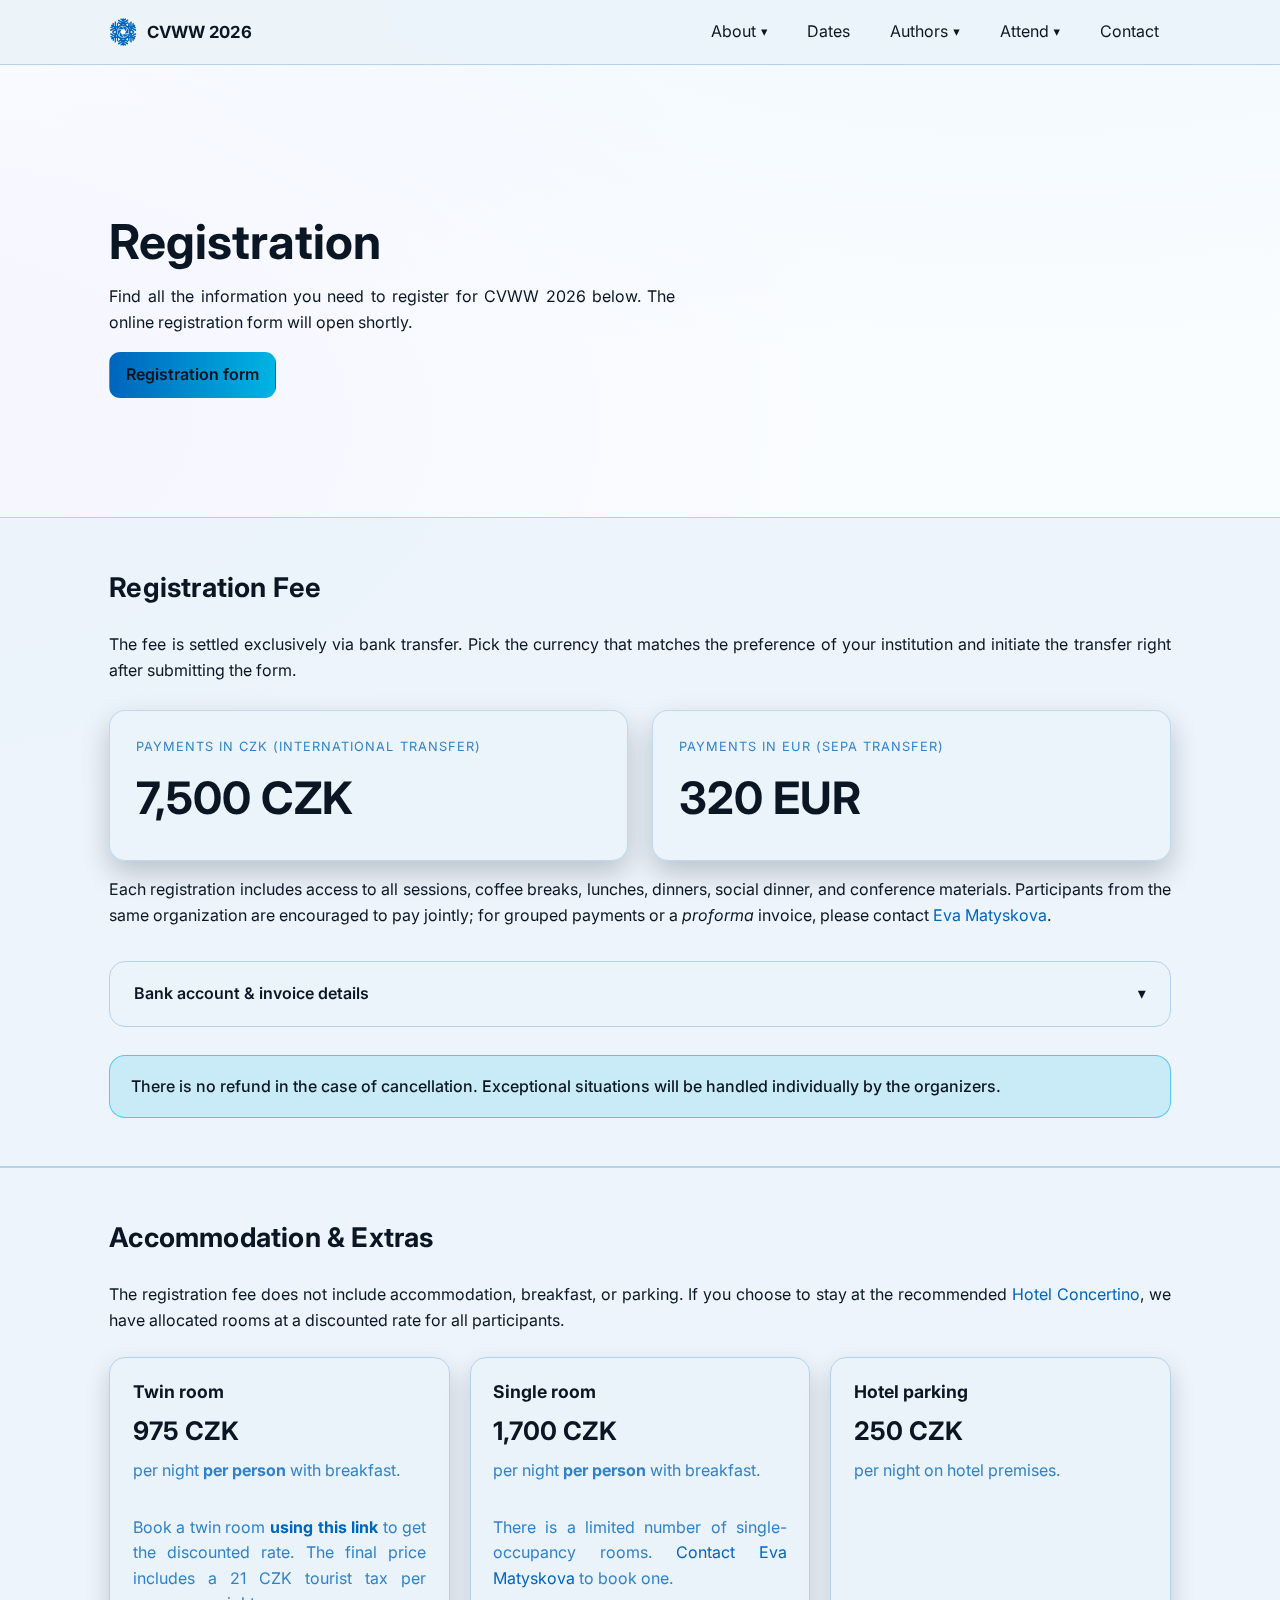
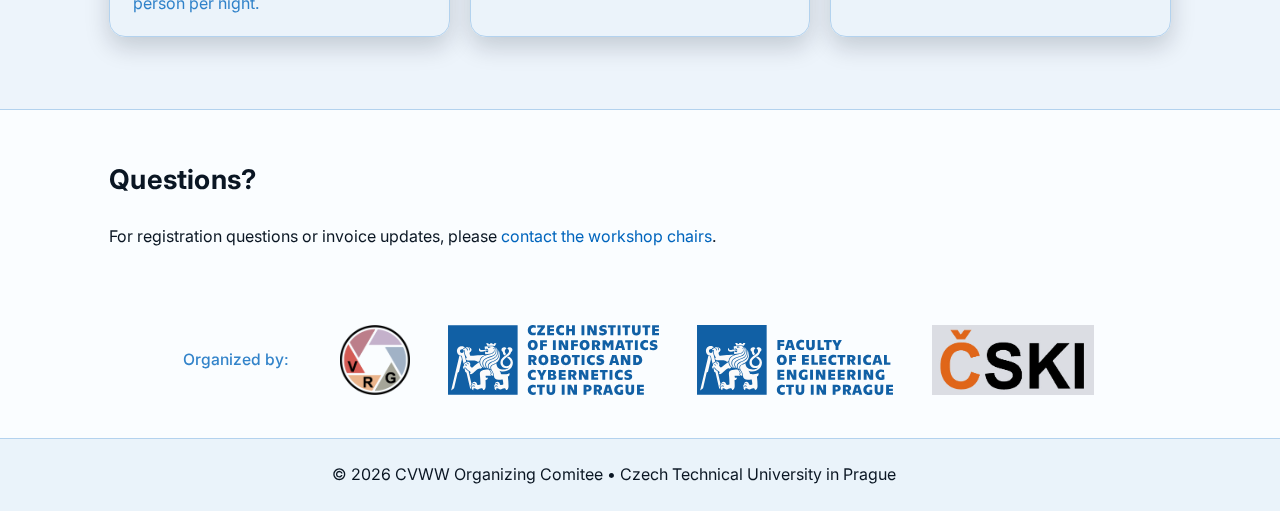
<file: registration.html>
<!doctype html>
<html lang="en">
  <head>
    <meta charset="utf-8" />
    <meta name="viewport" content="width=device-width, initial-scale=1" />
    <title>CVWW 2026 — Registration</title>
    <meta name="description" content="Registration information for CVWW 2026 including pricing, coverage, and instructions." />
    <link rel="icon" type="image/svg+xml" href="./assets/logos/cvww25-snowflake.svg" />
    <meta property="og:title" content="CVWW 2026 — Registration" />
    <meta property="og:description" content="Register for the Computer Vision Winter Workshop 2026 in Jindřichův Hradec, Czech Republic." />
    <meta property="og:type" content="website" />
    <meta property="og:url" content="https://www.cmp.felk.cvut.cz/cvww2026/registration.html" />
    <meta name="theme-color" content="#0F172A" />
    <link rel="preconnect" href="https://fonts.googleapis.com" />
    <link rel="preconnect" href="https://fonts.gstatic.com" crossorigin />
    <link href="https://fonts.googleapis.com/css2?family=Inter:wght@300;400;500;600;700&display=swap" rel="stylesheet" />
    <link rel="stylesheet" href="./assets/css/styles.css" />
  </head>
  <body>
    <a class="skip-link" href="#main">Skip to content</a>

    <header class="site-header" id="top">
      <div class="container header-inner">
        <a class="brand" href="index.html" aria-label="CVWW 2026 home">
          <img src="./assets/logos/cvww25-snowflake.svg" class="brand-mark" alt="" width="28" height="28" decoding="async" fetchpriority="high" />
          <span class="brand-text">CVWW 2026</span>
        </a>

        <button class="nav-toggle" aria-label="Toggle navigation" aria-expanded="false" aria-controls="site-nav">
          <span class="nav-toggle-bar"></span>
          <span class="nav-toggle-bar"></span>
          <span class="nav-toggle-bar"></span>
        </button>

        <nav id="site-nav" class="site-nav" aria-label="Primary">
          <ul>
            <li class="has-dropdown">
              <a href="#" role="button" aria-haspopup="true" aria-expanded="false">About</a>
              <ul class="dropdown-menu">
                <li><a href="index.html#about">About CVWW</a></li>
                <li><a href="index.html#venue">Venue</a></li>
                <li><a href="people.html">People</a></li>
                <li><a href="previous-editions.html">Previous Editions</a></li>
              </ul>
            </li>
            
            <li><a href="index.html#dates">Dates</a></li>
            
            <li class="has-dropdown">
              <a href="#" role="button" aria-haspopup="true" aria-expanded="false">Authors</a>
              <ul class="dropdown-menu">
                <li><a href="index.html#cfp">Call for Papers</a></li>
                <li><a href="submission-guidelines.html">Submission Guidelines</a></li>
              </ul>
            </li>

            <li class="has-dropdown">
              <a href="#" role="button" aria-haspopup="true" aria-expanded="false">Attend</a>
              <ul class="dropdown-menu">
                <li><a href="programme.html">Programme</a></li>
                <li><a href="keynote.html">Keynote</a></li>
                <li><a href="registration.html">Registration</a></li>
                <li><a href="index.html#venue">Venue</a></li>
              </ul>
            </li>
            
            <li><a href="index.html#contact">Contact</a></li>
          </ul>
        </nav>
      </div>
    </header>

    <main id="main">
      <section class="hero">
        <div class="container hero-inner">
          <div class="hero-copy">
            <h1>Registration</h1>
            <p>Find all the information you need to register for CVWW 2026 below. The online registration form will open shortly.</p>
            <!-- <p class="note">The online form will open shortly &mdash; the banking information is ready whenever you are.</p> -->
            <div class="cta">
              <a class="btn btn-primary" href="https://forms.gle/7HUqpX4Rs5TRJLYB7" target="_blank" rel="noopener noreferrer">Registration form</a>
            </div>
          </div>
        </div>
      </section>

      <section id="fees" class="section alt">
        <div class="container">
          <h2>Registration Fee</h2>
          <p>The fee is settled exclusively via bank transfer. Pick the currency that matches the preference of your institution and initiate the transfer right after submitting the form.</p>
          <div class="fee-grid">
            <article class="fee-card">
              <p class="fee-label">Payments in CZK (international transfer)</p>
              <p class="fee-amount">7,500 CZK</p>
              <!-- <p class="fee-note">Switch to CZK to avoid repeated FX charges when paying from outside the Eurozone.</p> -->
            </article>
            <article class="fee-card">
              <p class="fee-label">Payments in EUR (SEPA transfer)</p>
              <p class="fee-amount">320 EUR</p>
              <!-- <p class="fee-note">Ideal for EU-based institutions that can execute a SEPA payment in EUR.</p> -->
            </article>
          </div>
          <p>Each registration includes access to all sessions, coffee breaks, lunches, dinners, social dinner, and conference materials. Participants from the same organization are encouraged to pay jointly; for grouped payments or a <em>proforma</em> invoice, please contact <a class="link" href="mailto:matyskov@fel.cvut.cz">Eva Matyskova</a>.</p>
          <details class="info-panel">
            <summary>Bank account &amp; invoice details</summary>
            <div class="info-panel-body">
              <dl class="info-grid">
                <div class="info-row">
                  <dt>Account holder</dt>
                  <dd>Ceska spolecnost pro kybernetiku a informatiku</dd>
                </div>
                <div class="info-row">
                  <dt>Address</dt>
                  <dd>Pod Vodarenskou vezi 4</dd>
                  <dd>182 00</dd>
                  <dd>Praha 8, Czech Republic</dd>
                </div>
                <div class="info-row">
                  <dt>Bank</dt>
                  <dd>MONETA Money Bank</dd>
                  <dd>Vyskocilova 1422/1a</dd>
                  <dd>140 28</dd>
                  <dd>Praha 4, Czech Republic</dd>
                </div>
                <div class="info-row">
                  <dt>SWIFT (BIC)</dt>
                  <dd>AGBACZPP</dd>
                </div>
                <div class="info-row">
                  <dt>Account No.</dt>
                  <dd>2240603504 / 0600</dd>
                </div>
                <div class="info-row">
                  <dt>IBAN</dt>
                  <dd>CZ86 0600 0000 0022 4060 3504</dd>
                </div>
                <div class="info-row">
                  <dt>Payment reference</dt>
                  <dd>CVWW26 &lt;payee identification&gt;</dd>
                </div>
              </dl>
              <p class="info-note">Invoices require the institution address and VAT number (if applicable). Attach these details when requesting a <em>proforma</em> invoice.</p>
            </div>
        </details>
        <div class="policy-callout">
        There is no refund in the case of cancellation. Exceptional situations will be handled individually by the organizers.
      </div>
        </div>
      </section>

      <section id="accommodation" class="section alt">
        <div class="container">
          <h2>Accommodation &amp; Extras</h2>
          <p>The registration fee does not include accommodation, breakfast, or parking. If you choose to stay at the recommended <a href="https://www.hotelconcertino.cz/" class="link">Hotel Concertino</a>, we have allocated rooms at a discounted rate for all participants.</p>
          <div class="rate-grid">
            <article class="rate-card">
              <h3>Twin room</h3>
              <p class="rate-amount">975 CZK</p>
              <p class="rate-note">per night <strong>per person</strong> with breakfast.</p>
              <p class="rate-note"><br>Book a twin room  <strong><a class="link" href='https://booking.orea.cz/en/1/room-selection?filter=%7B"rooms"%3A%5B%7B"adultsCount"%3A2%2C"childrenAges"%3A%5B%5D%7D%5D%2C"promoCode"%3A"cvww"%2C"startDate"%3A"2026-02-09"%2C"endDate"%3A"2026-02-11"%7D' target="_blank">using this link</a></strong> to get the discounted rate.
              The final price includes a 21 CZK tourist tax per person per night.</p>

            </article>
            <article class="rate-card">
              <h3>Single room</h3>
              <p class="rate-amount">1,700 CZK</p>
              <p class="rate-note">per night <strong>per person</strong> with breakfast.</p>
              <p class="rate-note"><br>There is a limited number of single-occupancy rooms. <a class="link" href="https://cmp.felk.cvut.cz/~matyskov/" target="_blank">Contact Eva Matyskova</a> to book one.</p>
              
            </article>
            <article class="rate-card">
              <h3>Hotel parking</h3>
              <p class="rate-amount">250 CZK</p>
              <p class="rate-note">per night on hotel premises.</p>
            </article>
          </div>
        </div>
      </section>

      <section id="contact" class="section">
        <div class="container">
          <h2>Questions?</h2>
          <p>For registration questions or invoice updates, please <a class="link" href="mailto:chum@fel.cvut.cz">contact the workshop chairs</a>.</p>
        </div>
      </section>
    </main>

    <div class="org-bar">
      <span class="org-label">Organized by:</span>
      <a href="https://vrg.fel.cvut.cz" target="_blank" rel="noopener">
        <img src="assets/logos/vrg_logo.png" alt="Visual Recognition Group (VRG)" />
      </a>
      <a href="https://www.ciirc.cvut.cz/" target="_blank" rel="noopener">
        <img src="assets/logos/czech_institute_of_informatics_robotics_and_cybernetics_crop.svg" alt="CIIRC" />
      </a>
      <a href="https://www.fel.cvut.cz/en" target="_blank" rel="noopener">
        <img src="assets/logos/logo_fee_en_crop.svg" alt="FEE CTU" />
      </a>
      <a href="https://www.cski.cz/" target="_blank" rel="noopener">
        <img src="assets/logos/cski.jpg" alt="CSKI" />
      </a>
    </div>

    <footer class="site-footer">
      <div class="container footer-inner">
        <p>© <span id="year"></span> CVWW Organizing Comitee • Czech Technical University in Prague</p>
        <a href="#top" class="back-to-top" aria-label="Back to top">↑</a>
      </div>
    </footer>

    <script src="./assets/js/main.js"></script>
  </body>
</html>
</file>
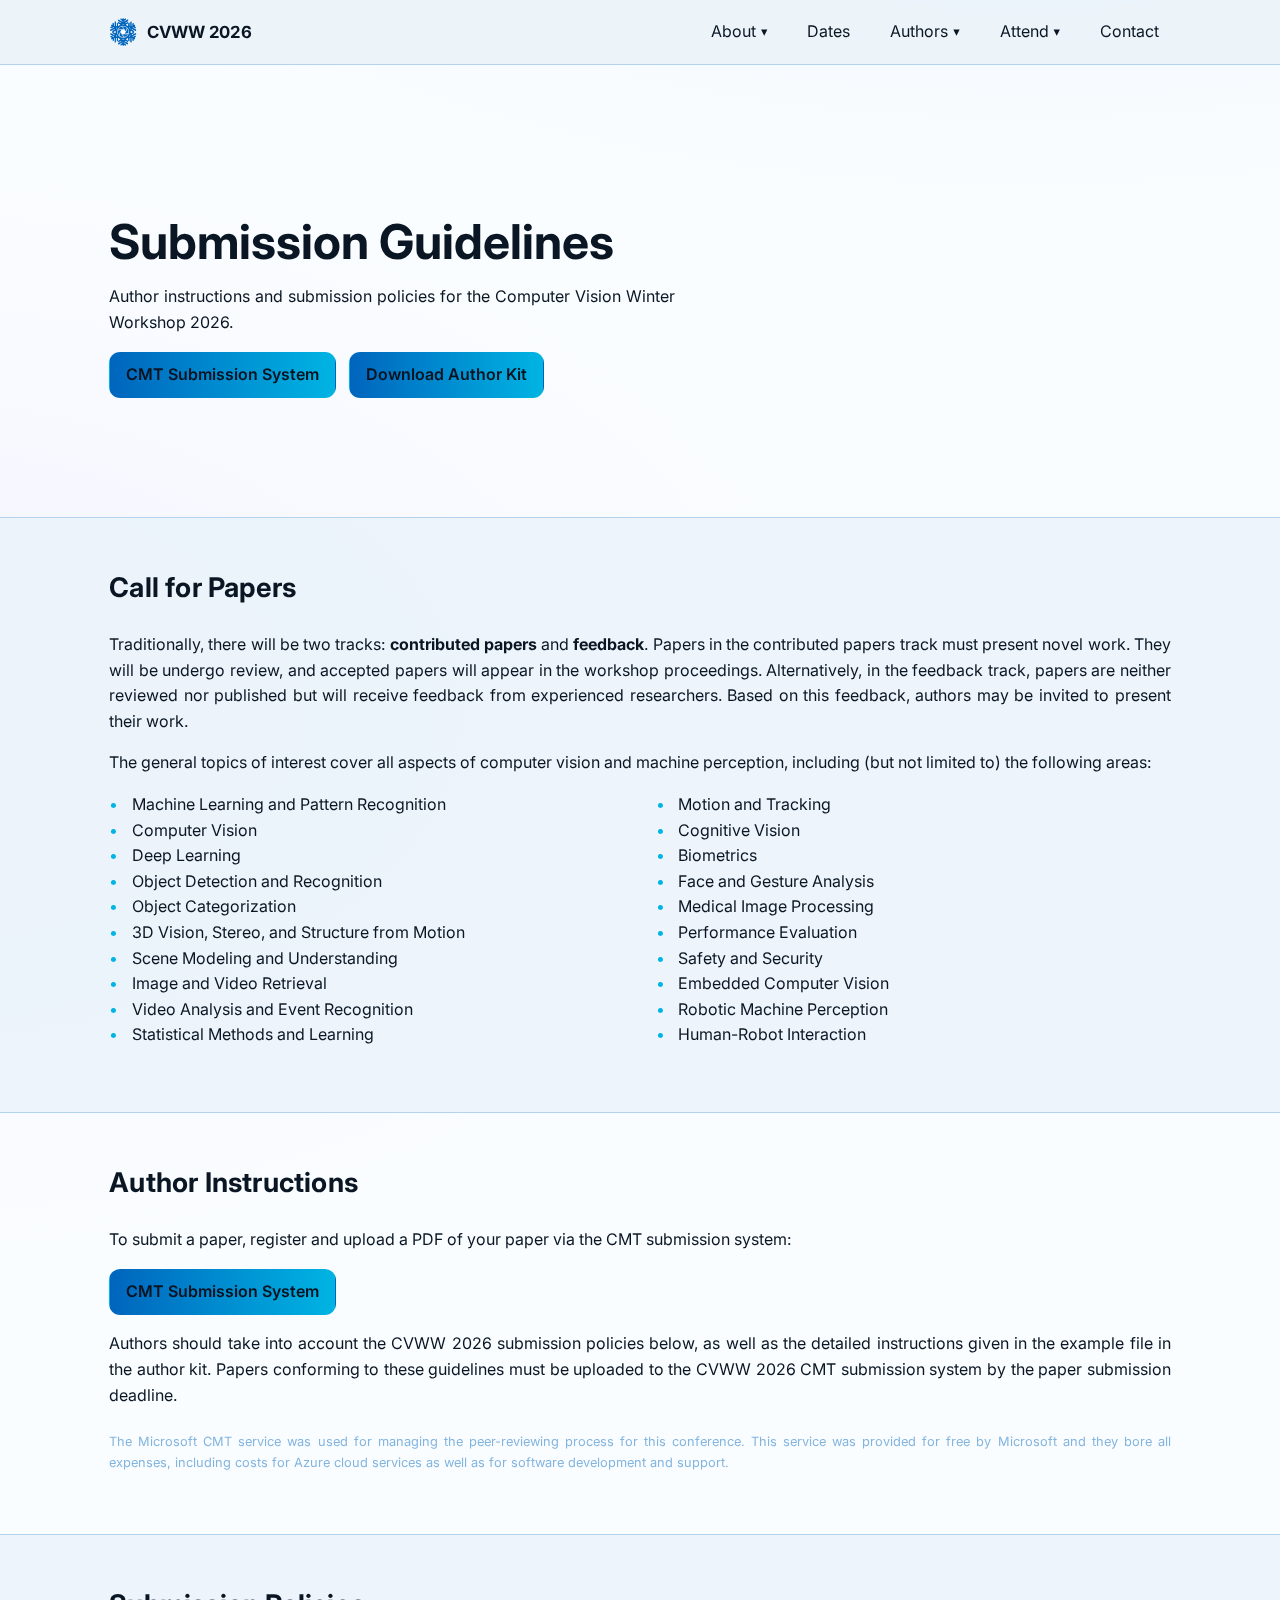
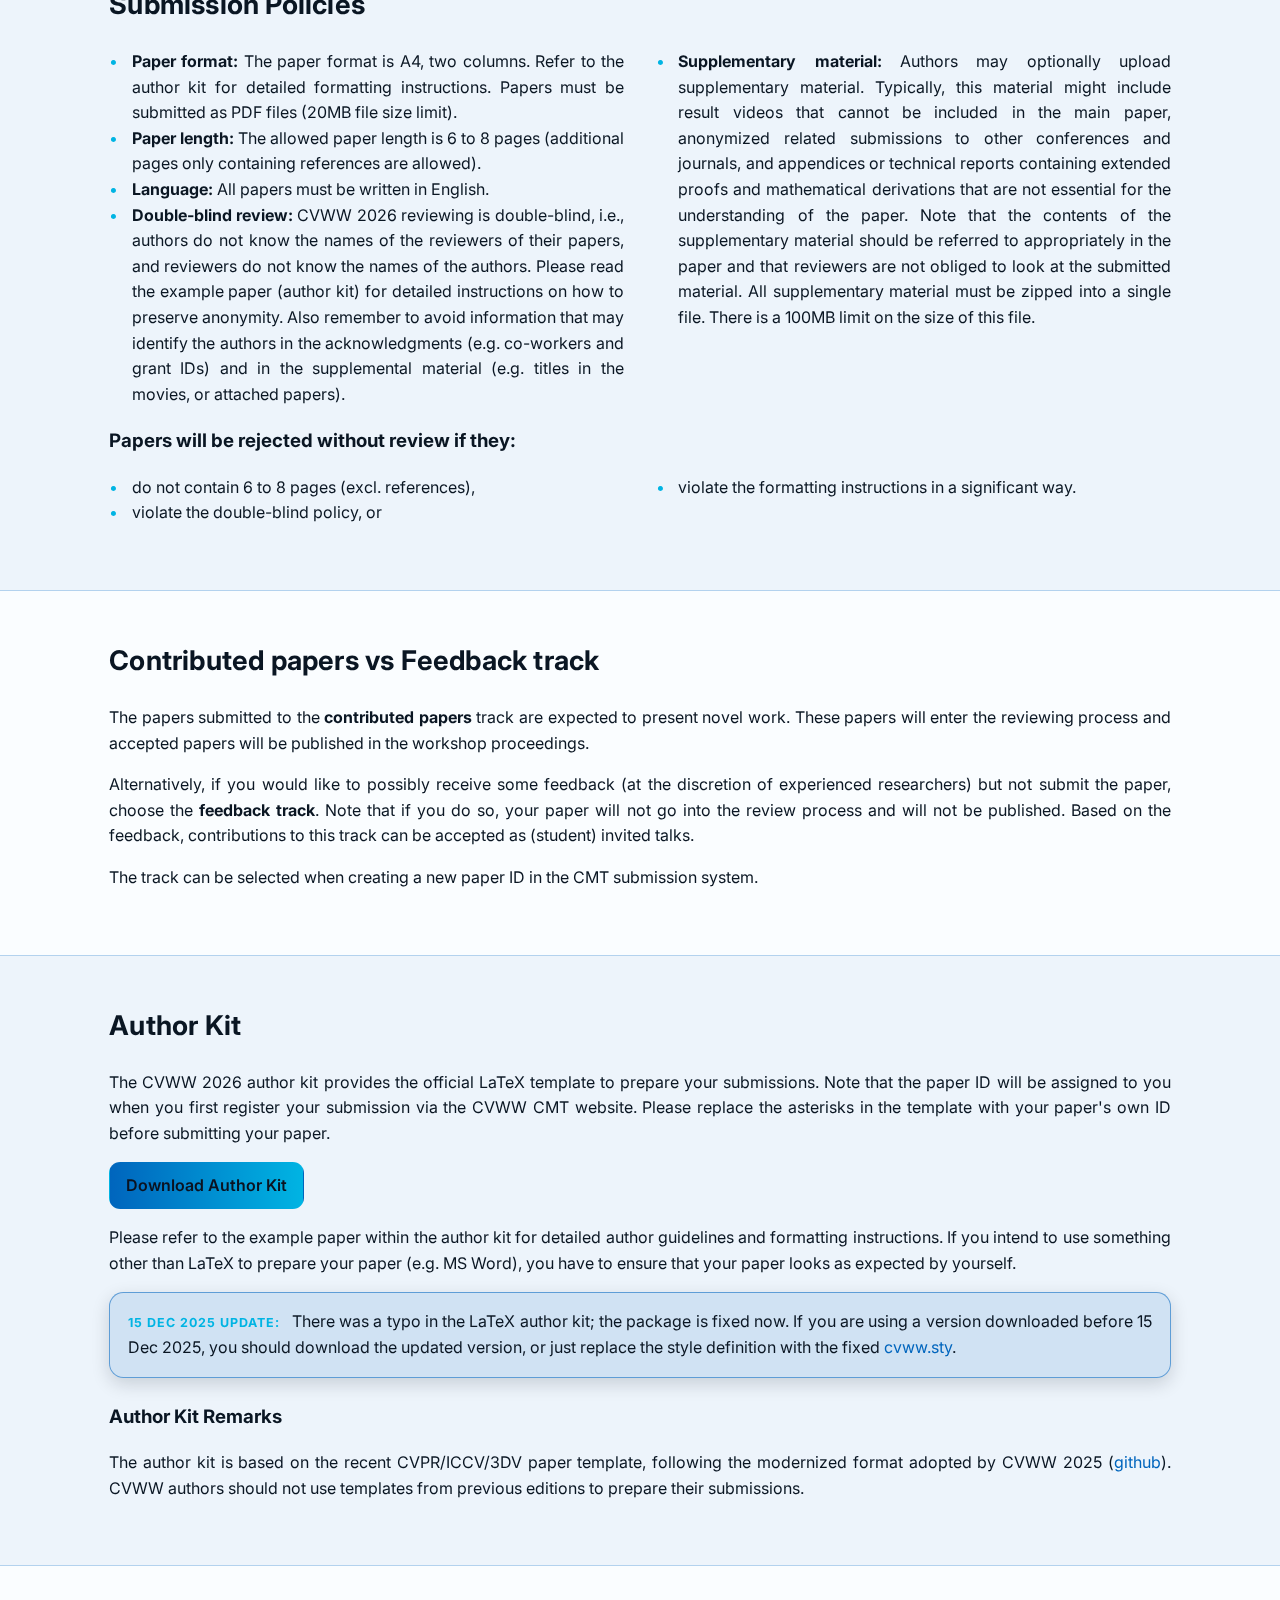
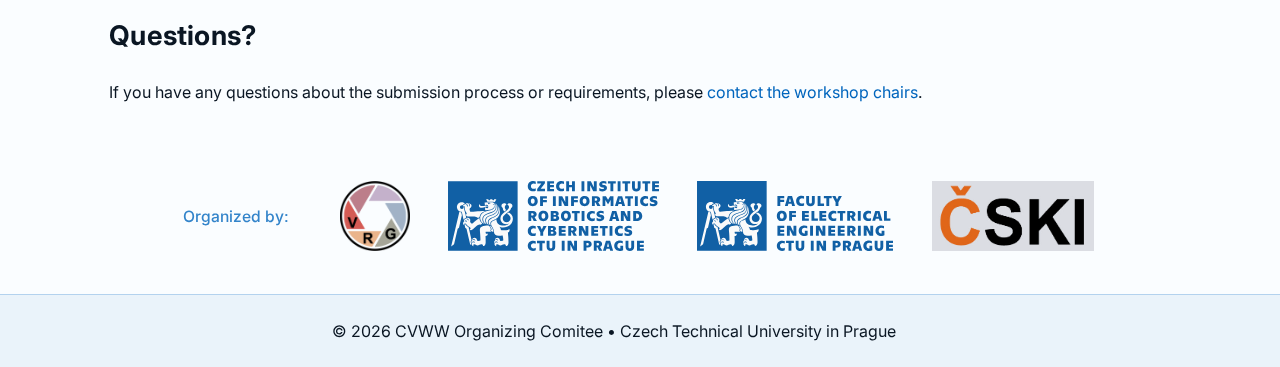
<file: submission-guidelines.html>
<!doctype html>
<html lang="en">
  <head>
    <meta charset="utf-8" />
    <meta name="viewport" content="width=device-width, initial-scale=1" />
    <title>CVWW 2026 — Submission Guidelines</title>
    <meta name="description" content="Submission guidelines and author instructions for CVWW 2026." />
    <link rel="icon" type="image/svg+xml" href="./assets/logos/cvww25-snowflake.svg" />
    <meta property="og:title" content="CVWW 2026 — Submission Guidelines" />
    <meta property="og:description" content="Author instructions and submission policies for Computer Vision Winter Workshop 2026." />
    <meta property="og:type" content="website" />
    <meta property="og:url" content="https://www.cmp.felk.cvut.cz/cvww2026/submission-guidelines.html" />
    <meta name="theme-color" content="#0F172A" />
    <link rel="preconnect" href="https://fonts.googleapis.com" />
    <link rel="preconnect" href="https://fonts.gstatic.com" crossorigin />
    <link href="https://fonts.googleapis.com/css2?family=Inter:wght@300;400;500;600;700&display=swap" rel="stylesheet" />
    <link rel="stylesheet" href="./assets/css/styles.css" />
  </head>
  <body>
    <a class="skip-link" href="#main">Skip to content</a>

    <header class="site-header" id="top">
      <div class="container header-inner">
        <a class="brand" href="index.html" aria-label="CVWW 2026 home">
          <img src="./assets/logos/cvww25-snowflake.svg" class="brand-mark" alt="" width="28" height="28" decoding="async" fetchpriority="high" />
          <span class="brand-text">CVWW 2026</span>
        </a>

        <button class="nav-toggle" aria-label="Toggle navigation" aria-expanded="false" aria-controls="site-nav">
          <span class="nav-toggle-bar"></span>
          <span class="nav-toggle-bar"></span>
          <span class="nav-toggle-bar"></span>
        </button>

        <nav id="site-nav" class="site-nav" aria-label="Primary">
          <ul>
            <li class="has-dropdown">
              <a href="#" role="button" aria-haspopup="true" aria-expanded="false">About</a>
              <ul class="dropdown-menu">
                <li><a href="index.html#about">About CVWW</a></li>
                <li><a href="index.html#venue">Venue</a></li>
                <li><a href="people.html">People</a></li>
                <li><a href="previous-editions.html">Previous Editions</a></li>
              </ul>
            </li>
            
            <li><a href="index.html#dates">Dates</a></li>
            
            <li class="has-dropdown">
              <a href="#" role="button" aria-haspopup="true" aria-expanded="false">Authors</a>
              <ul class="dropdown-menu">
                <li><a href="index.html#cfp">Call for Papers</a></li>
                <li><a href="submission-guidelines.html">Submission Guidelines</a></li>
              </ul>
            </li>

            <li class="has-dropdown">
              <a href="#" role="button" aria-haspopup="true" aria-expanded="false">Attend</a>
              <ul class="dropdown-menu">
                <li><a href="programme.html">Programme</a></li>
                <li><a href="keynote.html">Keynote</a></li>
                <li><a href="registration.html">Registration</a></li>
                <li><a href="index.html#venue">Venue</a></li>
              </ul>
            </li>
            
            <li><a href="index.html#contact">Contact</a></li>
          </ul>
        </nav>
      </div>
    </header>

    <main id="main">
      <section class="hero">
        <div class="container hero-inner">
          <div class="hero-copy">
            <h1>Submission Guidelines</h1>
            <!-- <p class="meta">
              <span class="badge">CVWW 2026</span>
            </p> -->
            <p>Author instructions and submission policies for the Computer Vision Winter Workshop 2026.</p>
            <div class="cta">
              <a class="btn btn-primary" href="https://cmt3.research.microsoft.com/CVWW2026/" target="_blank" rel="noopener noreferrer">CMT Submission System</a>
              <a class="btn btn-primary" href="assets/author_kit/CVWW26_Author_Kit.zip">Download Author Kit</a>
            </div>
          </div>
      </section>

      <section id="cfp" class="section alt">
        <div class="container">
          <h2>Call for Papers</h2>

          <p>
            Traditionally, there will be two tracks: <strong>contributed papers</strong> and <strong>feedback</strong>.
            Papers in the contributed papers track must present novel work.
            They will be undergo review, and accepted papers will appear in the workshop proceedings.
            Alternatively, in the feedback track, papers are neither reviewed nor published but will receive feedback from experienced researchers.
            Based on this feedback, authors may be invited to present their work.
          </p>

          <p>The general topics of interest cover all aspects of computer vision and machine perception, including (but not limited to) the following areas:</p>

          <ul class="bullets">
            <li>Machine Learning and Pattern Recognition</li>
            <li>Computer Vision</li>
            <li>Deep Learning</li>
            <li>Object Detection and Recognition</li>
            <li>Object Categorization</li>
            <li>3D Vision, Stereo, and Structure from Motion</li>
            <li>Scene Modeling and Understanding</li>
            <li>Image and Video Retrieval</li>
            <li>Video Analysis and Event Recognition</li>
            <li>Statistical Methods and Learning</li>
            <li>Motion and Tracking</li>
            <li>Cognitive Vision</li>
            <li>Biometrics</li>
            <li>Face and Gesture Analysis</li>
            <li>Medical Image Processing</li>
            <li>Performance Evaluation</li>
            <li>Safety and Security</li>
            <li>Embedded Computer Vision</li>
            <li>Robotic Machine Perception</li>
            <li>Human-Robot Interaction</li>
          </ul>
          
        </div>
      </section>


      <section id="instructions" class="section">
        <div class="container">
          <h2>Author Instructions</h2>
          
          <p>To submit a paper, register and upload a PDF of your paper via the CMT submission system:</p>
          <div class="cta">
            <a class="btn btn-primary" href="https://cmt3.research.microsoft.com/CVWW2026/" target="_blank" rel="noopener noreferrer">CMT Submission System</a>
          </div>
          
          <p>Authors should take into account the CVWW 2026 submission policies below, as well as the detailed instructions given in the example file in the author kit. Papers conforming to these guidelines must be uploaded to the CVWW 2026 CMT submission system by the paper submission deadline.</p>
          
          <p class="note" style="font-size: 0.8rem; opacity: 0.6; margin-top: 1.5rem;">
            The Microsoft CMT service was used for managing the peer-reviewing process for this conference. This service was provided for free by Microsoft and they bore all expenses, including costs for Azure cloud services as well as for software development and support.
          </p>
        </div>
      </section>

      <section id="policies" class="section alt">
        <div class="container">
          <h2>Submission Policies</h2>
          
          <ul class="bullets">
            <li>
              <strong>Paper format:</strong> The paper format is A4, two columns. Refer to the author kit for detailed formatting instructions. Papers must be submitted as PDF files (20MB file size limit).
            </li>
            
            <li>
              <strong>Paper length:</strong> The allowed paper length is 6 to 8 pages (additional pages only containing references are allowed).
            </li>
            
            <li>
              <strong>Language:</strong> All papers must be written in English.
            </li>
            
            <li>
              <strong>Double-blind review:</strong> CVWW 2026 reviewing is double-blind, i.e., authors do not know the names of the reviewers of their papers, and reviewers do not know the names of the authors. Please read the example paper (author kit) for detailed instructions on how to preserve anonymity. Also remember to avoid information that may identify the authors in the acknowledgments (e.g. co-workers and grant IDs) and in the supplemental material (e.g. titles in the movies, or attached papers).
            </li>
            
            <li>
              <strong>Supplementary material:</strong> Authors may optionally upload supplementary material. Typically, this material might include result videos that cannot be included in the main paper, anonymized related submissions to other conferences and journals, and appendices or technical reports containing extended proofs and mathematical derivations that are not essential for the understanding of the paper. Note that the contents of the supplementary material should be referred to appropriately in the paper and that reviewers are not obliged to look at the submitted material. All supplementary material must be zipped into a single file. There is a 100MB limit on the size of this file.
            </li>
          </ul>

          <h3>Papers will be rejected without review if they:</h3>
          <ul class="bullets">
            <li>do not contain 6 to 8 pages (excl. references),</li>
            <li>violate the double-blind policy, or</li>
            <li>violate the formatting instructions in a significant way.</li>
          </ul>
        </div>
      </section>

      <section id="tracks-description" class="section">
        <div class="container">
          <h2>Contributed papers vs Feedback track</h2>

          <p>The papers submitted to the <strong>contributed papers</strong> track are expected to present novel work. These papers will enter the reviewing process and accepted papers will be published in the workshop proceedings.</p>
          <p>Alternatively, if you would like to possibly receive some feedback (at the discretion of experienced researchers) but not submit the paper, choose the <strong>feedback track</strong>. Note that if you do so, your paper will not go into the review process and will not be published. Based on the feedback, contributions to this track can be accepted as (student) invited talks.</p>
          <p>The track can be selected when creating a new paper ID in the CMT submission system.</p>
        </div>
      </section>

      <section id="author-kit" class="section alt">
        <div class="container">
          <h2>Author Kit</h2>
          
          <p>The CVWW 2026 author kit provides the official LaTeX template to prepare your submissions. Note that the paper ID will be assigned to you when you first register your submission via the CVWW CMT website. Please replace the asterisks in the template with your paper's own ID before submitting your paper.</p>
          
          <div class="cta">
            <a class="btn btn-primary" href="assets/author-kit/CVWW26_Author_Kit.zip" download>Download Author Kit</a>
          </div>
          
          <p>Please refer to the example paper within the author kit for detailed author guidelines and formatting instructions. If you intend to use something other than LaTeX to prepare your paper (e.g. MS Word), you have to ensure that your paper looks as expected by yourself.</p>
          
          <div class="notice author-kit-alert">
            <p>
              <strong>15 Dec 2025 Update:</strong> There was a typo in the LaTeX author kit; the package is fixed now. If you are using a version downloaded before 15 Dec 2025, you should download the updated version, or just replace the style definition with the fixed <a class="link" href="assets/author_kit/cvww.sty" download>cvww.sty</a>.
            </p>
          </div>

          <h3>Author Kit Remarks</h3>
          <p>The author kit is based on the recent CVPR/ICCV/3DV paper template, following the modernized format adopted by CVWW 2025 (<a class="link" href="https://github.com/snototter/CVWW-Author-Kit/tree/main" target="_blank" rel="noopener">github</a>). CVWW authors should not use templates from previous editions to prepare their submissions.</p>
        </div>
      </section>


      <section id="questions" class="section">
        <div class="container">
          <h2>Questions?</h2>
          <p>If you have any questions about the submission process or requirements, please <a class="link" href="mailto:chum@fel.cvut.cz">contact the workshop chairs</a>.</p>
        </div>
      </section>
    </main>

    <div class="org-bar">
      <span class="org-label">Organized by:</span>
      <a href="https://vrg.fel.cvut.cz" target="_blank" rel="noopener">
        <img src="assets/logos/vrg_logo.png" alt="Visual Recognition Group (VRG)" />
      </a>
      <a href="https://www.ciirc.cvut.cz/" target="_blank" rel="noopener">
        <img src="assets/logos/czech_institute_of_informatics_robotics_and_cybernetics_crop.svg" alt="CIIRC" />
      </a>
      <a href="https://www.fel.cvut.cz/en" target="_blank" rel="noopener">
        <img src="assets/logos/logo_fee_en_crop.svg" alt="FEE CTU" />
      </a>
      <a href="https://www.cski.cz/" target="_blank" rel="noopener">
        <img src="assets/logos/cski.jpg" alt="CSKI" />
      </a>
    </div>
    
    <footer class="site-footer">
      <div class="container footer-inner">
        <p>© <span id="year"></span> CVWW Organizing Comitee • Czech Technical University in Prague</p>
        <a href="#top" class="back-to-top" aria-label="Back to top">↑</a>
      </div>
    </footer>

    <script src="./assets/js/main.js"></script>
  </body>
</html>
</file>
<file: assets/css/styles.css>
.programme-time {
  display: inline-block;
  min-width: 7.1em;
  text-align: right;
  margin-right: 0.6em;
  color: var(--secondary, #00b4e3);
  font-variant-numeric: tabular-nums;
  font-weight: 300;
  letter-spacing: 0.02em;
}
.programme-meal-time {
  display: inline-block;
  min-width: 7em;
  text-align: right;
  margin-right: 0.6em;
  font-variant-numeric: tabular-nums;
  font-weight: 400;
}
/* Programme table layout */
.programme-table-wrapper {
  margin-top: 1.5rem;
  overflow-x: auto;
}
.programme-table {
  width: 100%;
  border-collapse: separate;
  border-spacing: 1.2rem 0.2rem;
  table-layout: fixed;
}
.programme-table th {
  background: color-mix(in oklab, var(--bg-elev) 92%, transparent);
  border: 1px solid var(--border);
  border-radius: 0.7rem 0.7rem 0 0;
  padding: 0.7rem 0.4rem;
  text-align: center;
  font-weight: 600;
  color: var(--muted);
  font-size: 1.1rem;
}
.programme-table td {
  background: color-mix(in oklab, var(--bg-elev) 92%, transparent);
  border: 1px solid var(--border);
  border-radius: 0.7rem;
  padding: 0.8rem;
  vertical-align: top;
  font-size: 1rem;
  color: var(--text);
  text-align: left;
  min-width: 200px;
  white-space: normal;
  word-break: break-word;
}
.programme-table .meal-cell {
  background: color-mix(in oklab, var(--primary) 8%, transparent);
  font-weight: 600;
  color: var(--primary);
  text-align: left;
}
.programme-table .breakfast-cell {
  background: color-mix(in oklab, var(--primary) 12%, transparent);
}
.programme-table .lunch-cell {
  background: color-mix(in oklab, var(--primary) 12%, transparent);
}
.programme-table .dinner-cell {
  background: color-mix(in oklab, var(--primary) 12%, transparent);
}
.programme-table .section-cell {
  font-weight: 400;
  line-height: 1.6;
}
.programme-mobile {
  display: none;
}
.mobile-only {
  display: none;
}
@media (max-width: 860px) {
  .programme-table-wrapper {
    overflow-x: visible;
    margin-top: 1rem;
  }
  .programme-table {
    display: none;
  }
  .programme-mobile {
    display: block;
  }
  .mobile-only {
    display: block;
  }
  .programme-mobile .programme-day {
    background: color-mix(in oklab, var(--bg-elev) 94%, transparent);
    border: 1px solid var(--border);
    border-radius: 1rem;
    margin-bottom: 1.2rem;
    padding: 1.1rem;
  }
  .programme-day-label {
    font-weight: 600;
    color: var(--primary);
    margin: 0 0 0.6rem;
    font-size: 1.1rem;
  }
  .programme-day .section-cell,
  .programme-day .meal-cell {
    border-radius: 0.8rem;
    padding: 0.6rem 0.8rem;
    border: 1px solid color-mix(in oklab, var(--border) 80%, transparent);
    margin-bottom: 0.6rem;
    background: color-mix(in oklab, var(--bg) 88%, transparent);
  }
  .programme-day .meal-cell {
    font-weight: 600;
    background: color-mix(in oklab, var(--primary) 10%, transparent);
    border-color: color-mix(in oklab, var(--primary) 50%, transparent);
    color: var(--primary);
  }
}
.text-justify {
  text-align: justify;
}
/* Hero image side-by-side layout */
.hero-inner {
  display: grid;
  grid-template-columns: 1.1fr 1fr;
  gap: 2.5rem;
  align-items: center;
  min-height: 340px;
  position: relative;
}
.hero-photo {
  position: relative;
  border-radius: 1.2rem;
  overflow: hidden;
  box-shadow: 0 4px 32px rgba(0,30,60,0.18);
  min-width: 220px;
  max-width: 420px;
  width: 100%;
  height: 100%;
  display: flex;
  align-items: center;
  justify-content: center;
}
.hero-photo img {
  width: 100%;
  height: auto;
  display: block;
  object-fit: cover;
  filter: brightness(0.65) contrast(1.08) saturate(1.1);
  border-radius: 1.2rem;
}
@media (max-width: 900px) {
  .hero-inner { grid-template-columns: 1fr; gap: 1.5rem; }
  .hero-photo { max-width: 100%; margin-top: 1.2rem; }
}
/* Organizer bar */
.org-bar {
  display: flex;
  align-items: center;
  justify-content: center;
  gap: 2rem;
  background: var(--bg);
  /* border-top: 1px solid var(--border); */
  padding: 0.7rem 1rem;
  font-size: 0.98rem;
  color: var(--muted);
}
.org-bar img {
  /* Force a consistent visual height for all organizer logos regardless of their intrinsic widths.
     Width is allowed to scale automatically to preserve aspect ratio.
     Use max-height instead of height to allow SVGs with internal padding to scale properly. */
  height: 70px;
  width: auto;
  object-fit: contain;
  vertical-align: middle;
  background: #fff0;
  margin: 0 0.2rem;
  filter: grayscale(0.2) brightness(0.98);
  transition: filter 0.2s;
}
.org-bar img:hover,
.org-bar img:focus {
  filter: none;
}
.org-label {
  margin-right: 1rem;
  font-weight: 500;
  color: var(--muted);
}
@media (max-width: 600px) {
  .org-bar { flex-wrap: wrap; gap: 1rem; }
  .org-bar img { height: 28px; }
}
/* Theme variables */
:root {
  --bg: #0a1623;
  --bg-elev: #11243a;
  --surface: #17325a;
  --text: #eaf3fa;
  --muted: #7bb0df;
  --primary: #0065bd; /* CTU blue */
  --secondary: #00b4e3; /* cyan accent */
  --accent: #0065bd; /* unified with primary */
  --ring: rgba(0, 101, 189, 0.35);
  --card: #11243a;
  --border: #1a3553;
  --shadow: 0 10px 30px rgba(0,30,60,.28);
}

@media (prefers-color-scheme: light) {
  :root {
    --bg: #fafdff;
    --bg-elev: #eaf3fa;
    --surface: #e3f0fa;
    --text: #0a1623;
    --muted: #0065bdcc;
    --primary: #0065bd;
    --secondary: #00b4e3;
    --accent: #0065bd;
    --ring: rgba(0, 101, 189, 0.22);
    --card: #eaf3fa;
    --border: #b3d2ee;
    --shadow: 0 6px 24px rgba(0,101,189,.08);
  }
}

/* Reset-ish */
* { box-sizing: border-box; }
html { scroll-behavior: smooth; }
body {
  margin: 0;
  font-family: Inter, ui-sans-serif, system-ui, -apple-system, Segoe UI, Roboto, "Helvetica Neue", Arial, "Apple Color Emoji", "Segoe UI Emoji";
  color: var(--text);
  background: radial-gradient(1200px 600px at 80% -10%, rgba(96,165,250,.08), transparent) no-repeat,
              radial-gradient(1000px 560px at -10% 20%, rgba(167,139,250,.08), transparent) no-repeat,
              var(--bg);
  line-height: 1.6;
}

p {
  text-align: justify;
}

.skip-link {
  position: absolute;
  left: -999px;
  top: 0;
  background: var(--card);
  color: var(--text);
  padding: .5rem .75rem;
  border-radius: .5rem;
  box-shadow: var(--shadow);
}
.skip-link:focus { left: .5rem; top: .5rem; }

.container {
  max-width: 1100px;
  margin: 0 auto;
  padding: 0 1.2rem;
}

/* Header */
.site-header {
  position: sticky;
  top: 0;
  z-index: 50;
  background: color-mix(in oklab, var(--bg-elev) 92%, transparent);
  backdrop-filter: saturate(140%) blur(8px);
  border-bottom: 1px solid var(--border);
}
.header-inner {
  display: flex;
  align-items: center;
  justify-content: space-between;
  min-height: 64px;
}
.brand { display: inline-flex; gap: .6rem; align-items: center; text-decoration: none; color: var(--text); font-weight: 700; letter-spacing: 0.1px; }
.brand-mark { color: var(--primary); }
.brand-text { font-size: 1.05rem; }

.site-nav ul { list-style: none; display: flex; gap: 1rem; margin: 0; padding: 0; }
.site-nav li { position: relative; }
.site-nav a { color: var(--text); text-decoration: none; padding: .5rem .75rem; border-radius: .6rem; display: block; }
.site-nav a:hover, .site-nav a:focus { background: color-mix(in oklab, var(--primary) 14%, transparent); outline: none; }

/* Dropdown menu */
.site-nav .has-dropdown {
  position: relative;
}
.site-nav .has-dropdown > a {
  display: flex;
  align-items: center;
  gap: .3rem;
  cursor: pointer;
}
.site-nav .has-dropdown > a::after {
  content: '▾';
  font-size: 0.8rem;
  transition: transform 0.2s ease;
}
.site-nav .has-dropdown.open > a::after {
  transform: rotate(180deg);
}

.dropdown-menu {
  position: absolute;
  top: 100%;
  left: 0;
  background: var(--bg-elev);
  border: 1px solid var(--border);
  border-radius: .6rem;
  padding: .5rem 0;
  min-width: 200px;
  margin-top: .3rem;
  box-shadow: 0 8px 24px rgba(5, 20, 40, 0.3);
  opacity: 0;
  visibility: hidden;
  transform: translateY(-8px);
  transition: opacity 0.2s ease, transform 0.2s ease, visibility 0.2s;
  z-index: 100;
  list-style: none;
}

.has-dropdown.open .dropdown-menu {
  opacity: 1;
  visibility: visible;
  transform: translateY(0);
}

.dropdown-menu li {
  margin: 0;
}

.dropdown-menu a {
  padding: .6rem 1rem;
  border-radius: 0;
  white-space: nowrap;
  display: block;
}

.dropdown-menu a:hover,
.dropdown-menu a:focus {
  background: color-mix(in oklab, var(--primary) 18%, transparent);
}

.nav-toggle { display: none; background: none; border: 0; color: var(--text); cursor: pointer; padding: .5rem; border-radius: .5rem; }
.nav-toggle:focus { outline: 2px solid var(--ring); outline-offset: 2px; }
.nav-toggle-bar { display: block; width: 24px; height: 2px; background: var(--text); margin: 5px 0; border-radius: 1px; }

@media (max-width: 860px) {
  .nav-toggle { display: inline-block; }
  .site-nav { position: absolute; inset: 64px 0 auto 0; background: var(--bg-elev); border-bottom: 1px solid var(--border); display: none; }
  .site-nav.open { display: block; }
  .site-nav ul { flex-direction: column; padding: .75rem; }
  .site-nav a { display: block; }
  
  /* Mobile dropdown styles */
  .site-nav .has-dropdown > a::after {
    margin-left: auto;
  }
  
  .dropdown-menu {
    position: static;
    opacity: 1;
    visibility: visible;
    transform: none;
    box-shadow: none;
    border: none;
    border-left: 2px solid var(--border);
    margin-left: 1rem;
    padding-left: 0;
    margin-top: 0;
    max-height: 0;
    overflow: hidden;
    transition: max-height 0.3s ease;
  }
  
  .has-dropdown.open .dropdown-menu {
    max-height: 500px;
  }
  
  .has-dropdown > a {
    justify-content: space-between;
  }
}

/* Hero */
.hero { padding: 4.5rem 0 2.5rem; }
.hero-inner { display: grid; grid-template-columns: 1.1fr .9fr; gap: 2rem; align-items: center; }
.hero h1 { margin: 0 0 .5rem; line-height: 1.1; font-size: clamp(2rem, 2.5vw + 1.4rem, 3rem); }
.hero-subtitle {
  margin: 0;
  font-size: clamp(1.85rem, 1.4vw + 1.2rem, 2.4rem);
  font-weight: 600;
}
.text-accent { background: linear-gradient(90deg, var(--primary), var(--secondary)); -webkit-background-clip: text; background-clip: text; color: transparent; }
.lead { font-size: 1.1rem; color: var(--muted); }
.meta { color: var(--muted); display: flex; gap: .65rem; align-items: center; flex-wrap: wrap; }
.badge { display: inline-flex; align-items: center; gap: .4rem; background: color-mix(in oklab, var(--primary) 12%, transparent); color: var(--text); padding: .35rem .6rem; border-radius: .5rem; border: 1px solid var(--border); }
.dot { opacity: .45; }
.cta { display: flex; gap: .8rem; margin-top: 1rem; flex-wrap: wrap; }

.hero-graphic { filter: drop-shadow(var(--shadow)); }
.hero-graphic svg { width: 100%; height: auto; border-radius: 1rem; }

@media (max-width: 860px) { .hero-inner { grid-template-columns: 1fr; } .hero { padding-top: 3.2rem; } }

/* Sections */
.section { padding: 3rem 0; }
.section.alt { background: color-mix(in oklab, var(--bg-elev) 88%, transparent); border-top: 1px solid var(--border); border-bottom: 1px solid var(--border); }
.section h2 { margin-top: 0; font-size: 1.7rem; letter-spacing: .2px; }
.bullets { list-style: none; padding: 0; columns: 2; column-gap: 2rem; }
.bullets li { padding-left: 1.4rem; position: relative; break-inside: avoid; -webkit-column-break-inside: avoid; }
.bullets li { text-align: justify; }
.bullets li::before { content: "•"; position: absolute; left: 0; color: var(--secondary); }
@media (max-width: 700px) { .bullets { columns: 1; } }
.tribullets { list-style: none; padding: 0; columns: 3; column-gap: 2rem; }
.tribullets li { padding-left: 1.4rem; position: relative; break-inside: avoid; -webkit-column-break-inside: avoid; }
.tribullets li { text-align: justify; }
.tribullets li::before { content: "•"; position: absolute; left: 0; color: var(--secondary); }
@media (max-width: 700px) { .tribullets { columns: 1; } }

.fee-grid {
  display: grid;
  grid-template-columns: repeat(auto-fit, minmax(240px, 1fr));
  gap: 1.5rem;
  margin: 1.7rem 0 0;
}

.fee-card {
  background: color-mix(in oklab, var(--bg-elev) 70%, transparent);
  border: 1px solid color-mix(in oklab, var(--border) 80%, transparent);
  border-radius: 1rem;
  padding: 1.6rem;
  box-shadow: 0 12px 28px rgba(6, 18, 32, 0.22);
}

.fee-label {
  margin: 0 0 .35rem;
  text-transform: uppercase;
  letter-spacing: 0.08em;
  font-size: 0.8rem;
  color: var(--muted);
}

.fee-amount {
  margin: 0;
  font-size: clamp(2rem, 2vw + 1.2rem, 2.8rem);
  font-weight: 700;
}

.fee-note {
  margin: .65rem 0 0;
  color: var(--muted);
}

.info-panel {
  margin-top: 2rem;
  border: 1px solid var(--border);
  border-radius: 1rem;
  background: color-mix(in oklab, var(--bg-elev) 95%, transparent);
  overflow: hidden;
}

.info-panel summary {
  display: flex;
  align-items: center;
  justify-content: space-between;
  gap: 1rem;
  cursor: pointer;
  padding: 1.2rem 1.5rem;
  font-weight: 600;
  list-style: none;
}

.info-panel summary::after {
  content: '▾';
  transition: transform 0.2s ease;
}

.info-panel[open] summary::after {
  transform: rotate(180deg);
}

.info-panel summary::marker {
  display: none;
}

.info-panel[open] summary {
  border-bottom: 1px solid var(--border);
}

.info-panel-body {
  padding: 1.2rem 1.5rem 1.5rem;
  display: flex;
  flex-direction: column;
  gap: 1rem;
}

.info-grid {
  display: grid;
  grid-template-columns: repeat(auto-fit, minmax(220px, 1fr));
  gap: 1rem 1.25rem;
  margin: 0;
}

.info-row {
  padding: .75rem .9rem;
  border-radius: .8rem;
  border: 1px solid color-mix(in oklab, var(--border) 80%, transparent);
  background: color-mix(in oklab, var(--primary) 6%, transparent);
}

.info-row dt {
  margin: 0 0 .2rem;
  font-size: 0.78rem;
  text-transform: uppercase;
  letter-spacing: 0.08em;
  color: var(--muted);
}

.info-row dd {
  margin: 0;
  font-weight: 600;
}

.info-note {
  margin: 0;
  color: var(--muted);
  font-size: 0.92rem;
}

.step-list {
  list-style: none;
  padding: 0;
  margin: 2rem 0 0;
  counter-reset: step;
  display: flex;
  flex-direction: column;
  gap: 1rem;
}

.step-list li {
  counter-increment: step;
  display: flex;
  gap: 1rem;
  border: 1px solid var(--border);
  border-radius: 1rem;
  padding: 1rem 1.2rem;
  background: color-mix(in oklab, var(--bg-elev) 92%, transparent);
  box-shadow: 0 8px 20px rgba(5, 14, 28, 0.16);
}

.step-list li::before {
  content: counter(step);
  flex: 0 0 36px;
  height: 36px;
  border-radius: 999px;
  background: linear-gradient(120deg, var(--primary), var(--secondary));
  display: inline-flex;
  align-items: center;
  justify-content: center;
  font-weight: 700;
  color: #041225;
}

.policy-callout {
  margin-top: 1.8rem;
  border-radius: 1rem;
  border: 1px solid color-mix(in oklab, var(--secondary) 60%, transparent);
  background: color-mix(in oklab, var(--secondary) 15%, transparent);
  padding: 1.1rem 1.3rem;
  font-weight: 500;
}

.notice {
  border: 1px solid var(--border);
  border-radius: 0.9rem;
  padding: 1rem 1.1rem;
  background: color-mix(in oklab, var(--bg-elev) 92%, transparent);
  box-shadow: 0 6px 18px rgba(6, 16, 32, 0.16);
  margin-bottom: 1.5rem;
}

.notice p {
  margin: 0;
  color: var(--text);
}

.notice strong {
  color: var(--secondary);
  text-transform: uppercase;
  letter-spacing: 0.08em;
  font-size: 0.78rem;
  display: inline-block;
  margin-right: 0.5rem;
}

.author-kit-alert {
  border-color: color-mix(in oklab, var(--primary) 55%, transparent);
  background: color-mix(in oklab, var(--primary) 12%, transparent);
}

.rate-grid {
  display: grid;
  grid-template-columns: repeat(auto-fit, minmax(220px, 1fr));
  gap: 1.25rem;
  margin: 1.5rem 0;
}

.rate-card {
  border: 1px solid var(--border);
  border-radius: 1rem;
  padding: 1.2rem 1.4rem;
  background: color-mix(in oklab, var(--bg-elev) 90%, transparent);
  box-shadow: 0 10px 24px rgba(6, 16, 32, 0.18);
}

.rate-card[data-link] {
  cursor: pointer;
  transition: transform 0.18s ease, box-shadow 0.18s ease, border-color 0.18s ease;
}

.rate-card[data-link]:hover {
  transform: translateY(-2px);
  border-color: color-mix(in oklab, var(--secondary) 55%, var(--border));
  box-shadow: 0 16px 32px rgba(6, 16, 32, 0.26);
}

.rate-card[data-link]:focus-visible {
  outline: none;
  transform: translateY(-2px);
  border-color: color-mix(in oklab, var(--secondary) 70%, var(--border));
  box-shadow: 0 0 0 3px var(--ring), 0 16px 32px rgba(6, 16, 32, 0.26);
}

.rate-card h3 {
  margin: 0 0 .35rem;
  font-size: 1.1rem;
}

.rate-amount {
  margin: 0;
  font-size: 1.6rem;
  font-weight: 700;
}

.rate-note {
  margin: .35rem 0 0;
  color: var(--muted);
}

.news-card {
  background: color-mix(in oklab, var(--bg-elev) 70%, transparent);
  border: 1px solid color-mix(in oklab, var(--border) 75%, transparent);
  border-radius: 1.2rem;
  padding: 1.6rem;
  box-shadow: 0 12px 32px rgba(8, 12, 24, 0.25);
}

.news-header {
  display: flex;
  align-items: flex-start;
  justify-content: space-between;
  gap: 1rem;
  flex-wrap: wrap;
}

.news-intro {
  margin: 0.3rem 0 0;
  color: var(--muted);
  font-size: 0.95rem;
}


.news-scroller {
  margin: 1.25rem 0 0;
  max-height: 135px;
  overflow-y: auto;
  scrollbar-gutter: stable;
  padding-right: 0.35rem;
  position: relative;
  border-radius: 0.9rem;
}

.news-list {
  list-style: none;
  padding: 0;
  margin: 0;
  display: flex;
  flex-direction: column;
  gap: 0.6rem;
}

.news-list li {
  display: flex;
  align-items: center;
  flex-wrap: wrap;
  column-gap: 0.9rem;
  row-gap: 0.35rem;
  padding: 0.65rem 0.85rem;
  border-radius: 0.9rem;
  background: color-mix(in oklab, var(--primary) 6%, transparent);
  border: 1px solid color-mix(in oklab, var(--border) 70%, transparent);
}

.news-list li::before {
  content: "";
  width: 10px;
  height: 10px;
  border-radius: 50%;
  background: radial-gradient(circle at 30% 30%, var(--secondary), var(--primary));
  flex-shrink: 0;
  box-shadow: 0 0 0 3px color-mix(in oklab, var(--primary) 10%, transparent);
}

.news-date {
  font-size: 0.78rem;
  text-transform: uppercase;
  letter-spacing: 0.12em;
  color: var(--muted);
  min-width: 120px;
}

.news-link {
  color: var(--text);
  text-decoration: none;
  font-weight: 600;
  flex: 1;
}

.news-link:hover,
.news-link:focus {
  color: var(--secondary);
  text-decoration: underline;
}

.news-scroller::-webkit-scrollbar {
  width: 6px;
}

.news-scroller::-webkit-scrollbar-thumb {
  background: color-mix(in oklab, var(--primary) 60%, transparent);
  border-radius: 999px;
}

.news-scroller::-webkit-scrollbar-track {
  background: color-mix(in oklab, var(--bg) 40%, transparent);
}

.news-scroller::before,
.news-scroller::after {
  content: "";
  position: sticky;
  left: 0;
  right: 0;
  height: 1.15rem;
  pointer-events: none;
  opacity: 0;
  transition: opacity 0.2s ease;
  z-index: 1;
  border-radius: inherit;
}

.news-scroller::before {
  top: 0;
  background: linear-gradient(180deg, color-mix(in oklab, var(--bg) 96%, transparent) 0%, transparent 100%);
}

.news-scroller::after {
  bottom: 0;
  background: linear-gradient(0deg, color-mix(in oklab, var(--bg) 96%, transparent) 0%, transparent 100%);
}

.news-scroller.has-top-fade::before {
  opacity: 1;
}

.news-scroller.has-bottom-fade::after {
  opacity: 1;
}

@media (max-width: 540px) {
  .news-header {
    flex-direction: column;
    align-items: flex-start;
  }

  .news-date {
    min-width: 0;
    flex-basis: 100%;
  }

  .news-link {
    flex-basis: 100%;
  }
}

.keynote-highlight {
  display: grid;
  grid-template-columns: minmax(320px, 1.15fr) minmax(260px, 0.85fr);
  gap: clamp(1.5rem, 4vw, 3rem);
  align-items: stretch;
}

.keynote-details {
  max-width: 560px;
}

.keynote-visual {
  justify-self: end;
  width: 100%;
  max-width: 420px;
  min-height: 280px;
  border-radius: 1.2rem;
  overflow: hidden;
  box-shadow: 0 8px 32px rgba(0, 30, 60, 0.25);
  background: var(--card);
}

.keynote-visual img {
  width: 100%;
  height: 100%;
  object-fit: cover;
  display: block;
  filter: brightness(0.82) contrast(1.05);
}

.person-photo-lg {
  width: 220px;
  height: 220px;
  border-width: 4px;
}

.keynote-details .keynote-name {
  margin: 0 0 0.4rem;
  font-size: 1.6rem;
}

.keynote-affiliations {
  display: flex;
  flex-wrap: wrap;
  gap: .6rem;
  margin: .9rem 0 1.4rem;
}

.keynote-details p {
  max-width: 56ch;
}

.keynote-link {
  margin-top: 0.8rem;
}

.keynote-list {
  list-style: none;
  padding: 0;
  margin: 1.2rem 0 0;
}

.keynote-list li {
  padding: 0.4rem 0;
  border-bottom: 1px solid color-mix(in oklab, var(--border) 80%, transparent);
}

.keynote-list li:last-child {
  border-bottom: 0;
}

@media (max-width: 720px) {
  .keynote-highlight {
    grid-template-columns: 1fr;
    text-align: left;
  }

  .keynote-visual {
    justify-self: center;
    max-width: 360px;
    min-height: 220px;
    margin-top: 1.5rem;
  }
}

.archive-table-wrapper {
  margin-top: 1.5rem;
  border: 1px solid var(--border);
  border-radius: 1rem;
  overflow: hidden;
  background: var(--card);
  box-shadow: 0 8px 30px rgba(5, 20, 40, 0.26);
}

.archive-table {
  width: 100%;
  border-collapse: collapse;
  min-width: 280px;
}

.archive-table th,
.archive-table td {
  padding: 0.85rem 1.1rem;
  border-bottom: 1px solid var(--border);
  text-align: left;
  vertical-align: top;
}

.archive-table thead th {
  font-size: 0.85rem;
  text-transform: uppercase;
  letter-spacing: 0.08em;
  color: var(--muted);
  background: color-mix(in oklab, var(--primary) 12%, transparent);
}

.archive-table tbody tr:nth-child(odd) {
  background: color-mix(in oklab, var(--primary) 6%, transparent);
}

.archive-table tbody tr:hover {
  background: color-mix(in oklab, var(--secondary) 10%, transparent);
}

.archive-table .year {
  font-weight: 600;
  white-space: nowrap;
  color: var(--text);
}

.archive-table .location,
.archive-table .proceedings {
  color: var(--text);
}

.archive-table .proceedings a {
  text-transform: lowercase;
  white-space: nowrap;
}

.no-link {
  color: var(--muted);
  font-style: italic;
}

.sr-only {
  position: absolute;
  width: 1px;
  height: 1px;
  padding: 0;
  margin: -1px;
  overflow: hidden;
  clip: rect(0, 0, 0, 0);
  white-space: nowrap;
  border: 0;
}

@media (max-width: 640px) {
  .archive-table-wrapper {
    border-radius: 0.8rem;
  }

  .archive-table th,
  .archive-table td {
    padding: 0.75rem 0.9rem;
  }

  .archive-table thead {
    display: none;
  }

  .archive-table,
  .archive-table tbody,
  .archive-table tr {
    display: block;
    width: 100%;
  }

  .archive-table tr {
    border-bottom: 1px solid var(--border);
  }

  .archive-table td {
    display: flex;
    justify-content: space-between;
    gap: 1.5rem;
    border: 0;
    font-size: 0.95rem;
  }

  .archive-table td::before {
    content: attr(data-label);
    font-weight: 600;
    color: var(--muted);
    text-transform: uppercase;
    letter-spacing: 0.06em;
  }

  .archive-table .year,
  .archive-table .location,
  .archive-table .proceedings {
    color: var(--text);
  }
}

.key-dates { list-style: none; padding: 0; border-radius: .8rem; overflow: hidden; border: 1px solid var(--border); background: var(--card); }
.key-dates li { display: grid; grid-template-columns: 220px 220px 1fr; gap: 1rem; padding: .85rem 1rem; align-items: center; }
.key-dates li:nth-child(odd) { background: color-mix(in oklab, var(--primary) 8%, transparent); }
.key-dates .k { color: var(--muted); }
.key-dates .v { color: var(--text); font-weight: 500; }
@media (max-width: 640px) { 
  .key-dates li { grid-template-columns: 1fr; }
  .key-dates .countdown { margin-top: .25rem; display: inline-block; font-size: 0.7rem; }
}

/* Countdown (light, subtle) */
.key-dates .countdown {
  font-weight: 300;
  color: color-mix(in oklab, var(--muted) 100%, var(--text));
  font-size: 0.85rem;
  letter-spacing: .35px;
  align-self: center;
  white-space: nowrap;
  opacity: .85;
}
.key-dates .countdown[data-expired="true"] { color: var(--muted); opacity: .7; }

/* Links & Buttons */
.link { color: var(--primary); text-decoration: none; }
.link:hover { text-decoration: underline; }

.btn { display: inline-flex; align-items: center; justify-content: center; gap: .5rem; font-weight: 600; text-decoration: none; padding: .6rem 1rem; border-radius: .7rem; border: 1px solid var(--border); transition: transform .06s ease, background .2s ease, color .2s ease, border-color .2s ease; }
.btn:hover { transform: translateY(-1px); }
.btn:active { transform: translateY(0); }
.btn:focus-visible { outline: 2px solid var(--ring); outline-offset: 2px; }
.btn-small { padding: .45rem .85rem; font-size: .9rem; }
.btn-primary { background: linear-gradient(90deg, var(--primary), var(--secondary)); color: #0b1220; border-color: transparent; }
.btn-ghost { background: transparent; color: var(--text); }
.btn[aria-disabled="true"] { opacity: .6; pointer-events: none; }

/* Footer */
.site-footer { border-top: 1px solid var(--border); margin-top: 2rem; background: var(--bg-elev); text-align: center; }
.footer-inner { display: flex; align-items: center; justify-content: center; gap: 1rem; min-height: 72px; flex-wrap: wrap; }
.back-to-top { text-decoration: none; color: var(--text); background: color-mix(in oklab, var(--primary) 14%, transparent); border: 1px solid var(--border); padding: .45rem .65rem; border-radius: .5rem; opacity: 0; pointer-events: none; transform: translateY(4px); transition: opacity .2s ease, transform .2s ease; }
.back-to-top.show { opacity: 1; pointer-events: auto; transform: translateY(0); }

/* Utilities */
.note { color: var(--muted); }

/* People / Team profiles */
.people-grid {
  display: grid;
  grid-template-columns: repeat(auto-fit, minmax(220px, 1fr));
  gap: 2rem;
  margin-top: 2rem;
  justify-items: center;
}

.person-card-link {
  text-decoration: none;
  color: inherit;
  display: block;
  width: 100%;
  max-width: 280px;
}

.person-card {
  background: var(--card);
  border: 1px solid var(--border);
  border-radius: 1rem;
  padding: 1.5rem;
  width: 100%;
  /* max-width: 250px; */
  text-align: center;
  transition: transform 0.2s ease, box-shadow 0.2s ease, border-color 0.2s ease;
}

.person-card-link:hover .person-card,
.person-card-link:focus .person-card {
  transform: translateY(-4px);
  box-shadow: 0 12px 32px rgba(0, 30, 60, 0.2);
  border-color: var(--primary);
}

.person-card-link:focus {
  outline: 2px solid var(--ring);
  outline-offset: 2px;
  border-radius: 1rem;
}

.person-photo {
  width: 160px;
  height: 160px;
  margin: 0 auto 1rem;
  border-radius: 50%;
  overflow: hidden;
  border: 3px solid var(--border);
  background: var(--surface);
}

.person-photo img {
  width: 100%;
  height: 100%;
  object-fit: cover;
  display: block;
}

.person-info {
  margin-top: 1rem;
}

.person-name {
  margin: 0 0 0.5rem;
  font-size: 1.25rem;
  font-weight: 600;
  color: var(--text);
}

.person-affiliation {
  margin: 0;
  font-size: 0.9rem;
  color: var(--muted);
  text-align: center;
  line-height: 1.4;
}

@media (max-width: 640px) {
  .people-grid {
    grid-template-columns: 1fr;
    gap: 1.5rem;
  }
}
</file>
